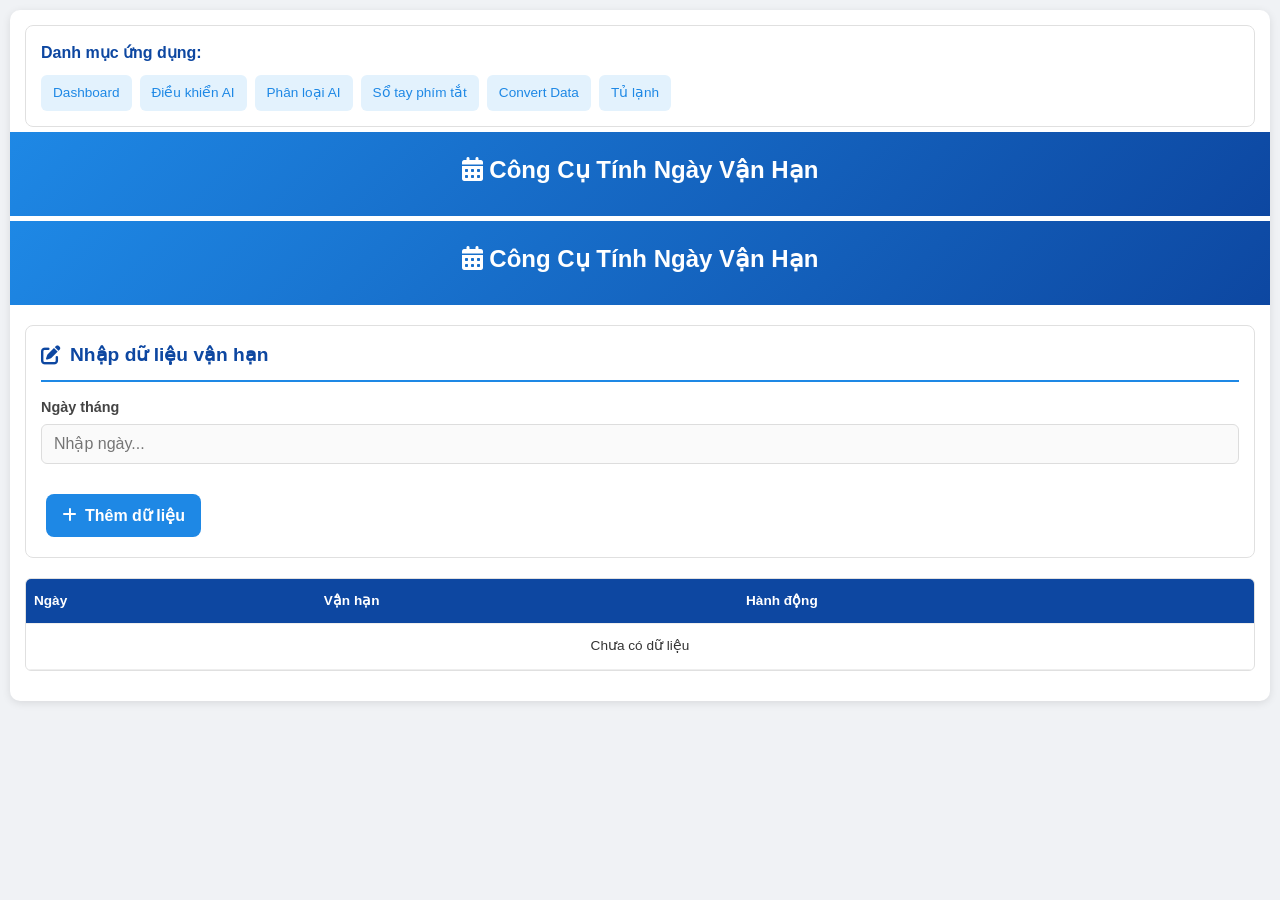
<file: index.html>
<!DOCTYPE html>
<html lang="vi">
<head>
    <meta charset="UTF-8">
    <meta name="viewport" content="width=device-width, initial-scale=1.0, maximum-scale=1.0, user-scalable=no">
    <title>Công Cụ Tra Cứu Ngày Vận Hạn</title>
    
    <link rel="stylesheet" href="https://cdnjs.cloudflare.com/ajax/libs/font-awesome/6.4.0/css/all.min.css">
    
    <style>
        /* CSS TỐI ƯU CHO ĐIỆN THOẠI */
        * { margin: 0; padding: 0; box-sizing: border-box; -webkit-tap-highlight-color: transparent; }
        html, body { width: 100%; height: 100%; overflow-x: hidden; }
        body { font-family: -apple-system, BlinkMacSystemFont, 'Segoe UI', Roboto, sans-serif; font-size: 15px; line-height: 1.5; color: #333; background: #f0f2f5; padding: 10px; }
        
        .container { width: 100%; max-width: 100%; margin: 0 auto; background: white; border-radius: 10px; overflow: hidden; padding: 15px; box-shadow: 0 2px 8px rgba(0,0,0,0.1); }
        
        /* Menu Điều Hướng Mới */
        .nav-menu { margin-bottom: 20px; padding: 15px; background: #fff; border: 1px solid #e0e0e0; border-radius: 8px; }
        .nav-menu h3 { margin-bottom: 10px; color: #0d47a1; font-size: 1rem; }
        .nav-list { list-style: none; display: flex; flex-wrap: wrap; gap: 8px; }
        .nav-list li a { text-decoration: none; padding: 8px 12px; background: #e3f2fd; border-radius: 6px; color: #1e88e5; font-size: 0.85rem; font-weight: 500; display: block; }
        .nav-list li a:hover { background: #1e88e5; color: white; }

        /* Header */
        header { text-align: center; margin: -15px -15px 20px -15px; padding: 20px 15px; background: linear-gradient(135deg, #1e88e5, #0d47a1); color: white; }
        header h1 { font-size: 1.5rem; font-weight: 600; margin-bottom: 8px; }
        
        /* Các phần còn lại giữ nguyên như mã cũ của bạn */
        .form-section { background: white; border-radius: 8px; padding: 15px; margin-bottom: 20px; border: 1px solid #e0e0e0; }
        .section-title { font-size: 1.2rem; color: #0d47a1; margin-bottom: 15px; padding-bottom: 10px; border-bottom: 2px solid #1e88e5; display: flex; align-items: center; gap: 10px; }
        .form-grid { display: grid; grid-template-columns: repeat(auto-fit, minmax(250px, 1fr)); gap: 12px; margin-bottom: 15px; }
        .form-group { margin-bottom: 10px; }
        .form-group label { display: block; font-size: 0.9rem; font-weight: 600; color: #444; margin-bottom: 5px; display: flex; align-items: center; gap: 5px; }
        .form-control { width: 100%; padding: 10px 12px; font-size: 1rem; border: 1px solid #ddd; border-radius: 6px; background: #fafafa; }
        .btn-copy { background: #1e88e5; color: white; border: none; border-radius: 6px; padding: 10px 12px; cursor: pointer; }
        .btn { padding: 12px 16px; font-size: 1rem; font-weight: 600; border: none; border-radius: 8px; cursor: pointer; display: inline-flex; align-items: center; gap: 8px; margin: 5px; }
        .btn-primary { background: #1e88e5; color: white; }
        .btn-success { background: #4caf50; color: white; }
        .btn-warning { background: #ff9800; color: white; }
        .btn-danger { background: #f44336; color: white; }
        .table-responsive { width: 100%; overflow-x: auto; margin: 15px 0; border: 1px solid #e0e0e0; border-radius: 6px; }
        .data-table { width: 100%; min-width: 1000px; border-collapse: collapse; font-size: 0.85rem; }
        .data-table thead { background: #0d47a1; color: white; }
        .data-table th, .data-table td { padding: 12px 8px; border-bottom: 1px solid #eee; text-align: left; }
    </style>
</head>
<body>
    <div class="container">
        <div class="nav-menu">
            <h3>Danh mục ứng dụng:</h3>
            <ul class="nav-list">
                <li><a href="Dashboard.html">Dashboard</a></li>
                <li><a href="Dieu_Khien_AI.html">Điều khiển AI</a></li>
                <li><a href="Phan_Loai_AI.html">Phân loại AI</a></li>
                <li><a href="SO_TAY_PHIM_TAT.html">Sổ tay phím tắt</a></li>
                <li><a href="convertData.html">Convert Data</a></li>
                <li><a href="tu_lanh.html">Tủ lạnh</a></li>
            </ul>
        </div>

        <header>
            <h1><i class="fas fa-calendar-alt"></i> Công Cụ Tính Ngày Vận Hạn</h1>
        </header>
        <header>
            <h1><i class="fas fa-calendar-alt"></i> Công Cụ Tính Ngày Vận Hạn</h1>
        </header>

        <div class="form-section">
            <h2 class="section-title"><i class="fas fa-edit"></i> Nhập dữ liệu vận hạn</h2>
            <div class="form-grid">
                <div class="form-group">
                    <label>Ngày tháng</label>
                    <input type="text" class="form-control" placeholder="Nhập ngày...">
                </div>
            </div>
            <button class="btn btn-primary"><i class="fas fa-plus"></i> Thêm dữ liệu</button>
        </div>

        <div class="table-responsive">
            <table class="data-table">
                <thead>
                    <tr>
                        <th>Ngày</th>
                        <th>Vận hạn</th>
                        <th>Hành động</th>
                    </tr>
                </thead>
                <tbody>
                    <tr>
                        <td colspan="3" style="text-align:center;">Chưa có dữ liệu</td>
                    </tr>
                </tbody>
            </table>
        </div>
        </div> </body>
</html>

        </div>
</body>
</html>
</file>
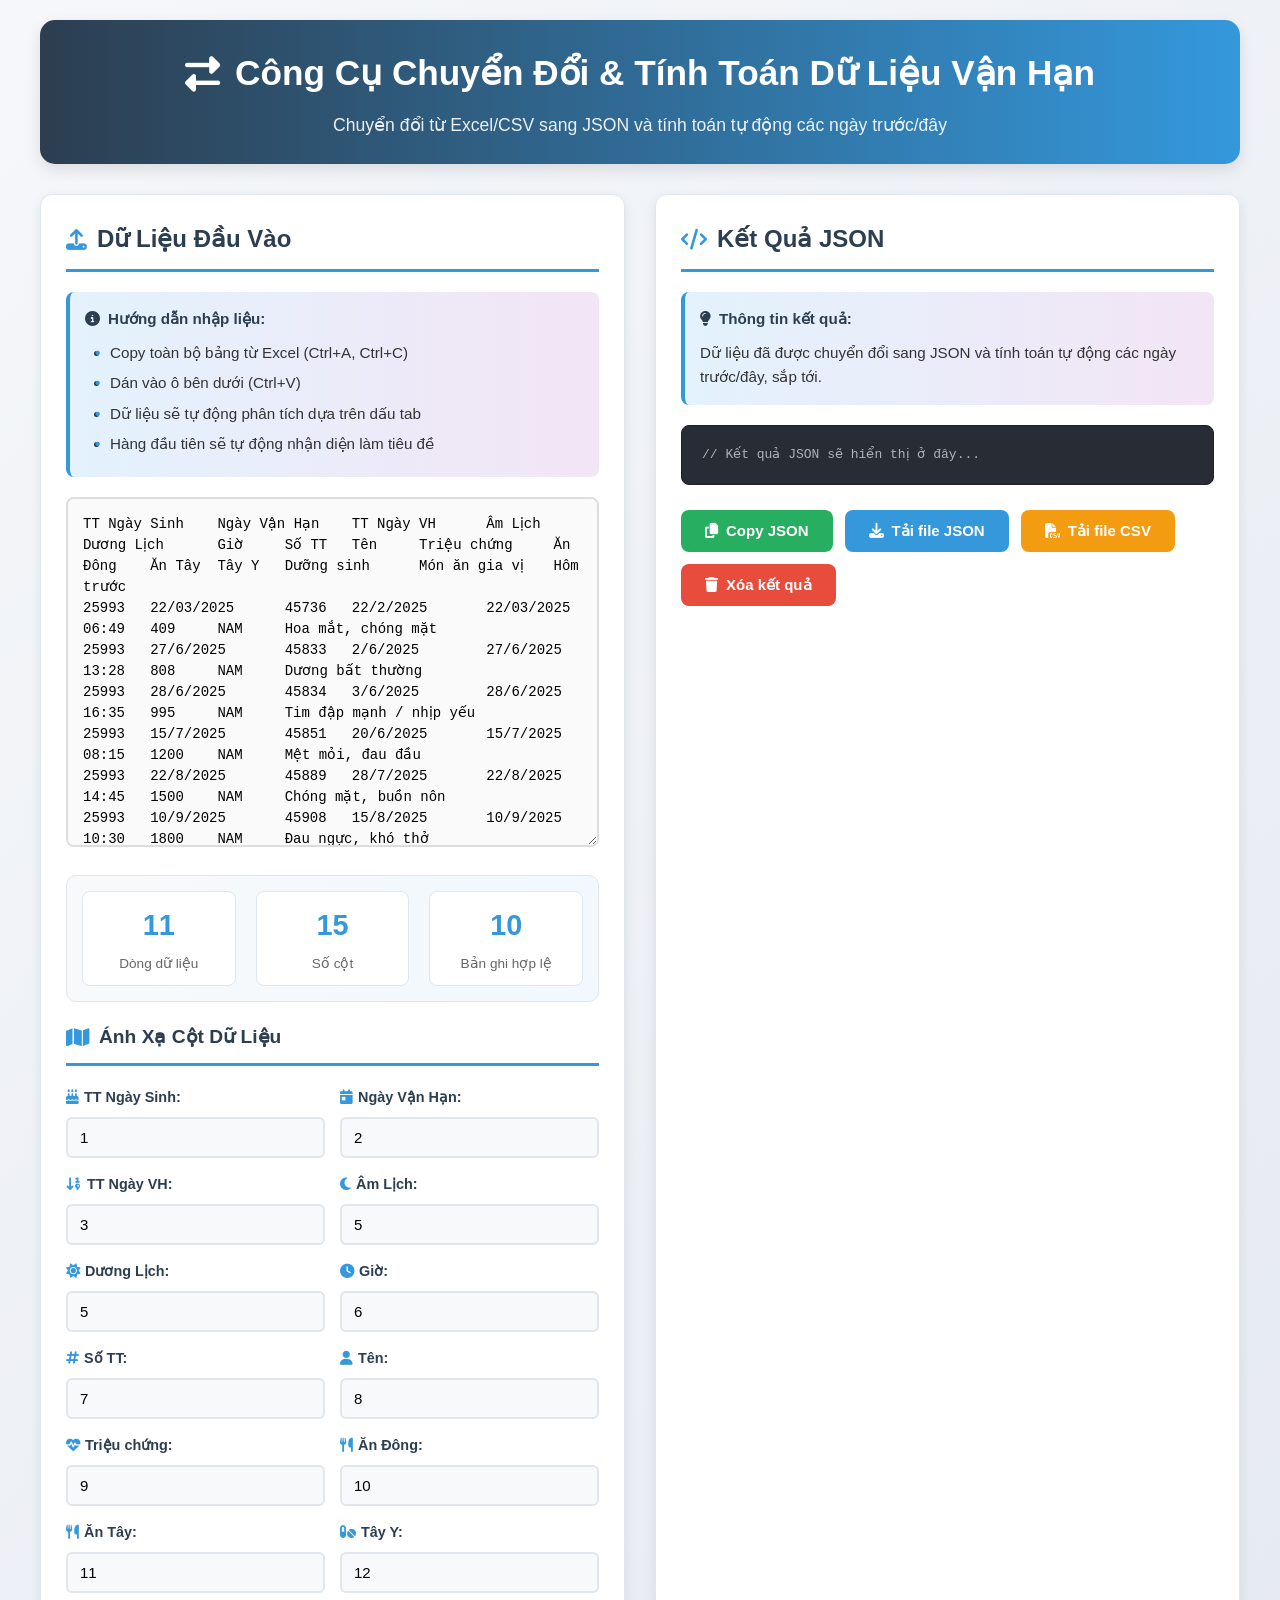
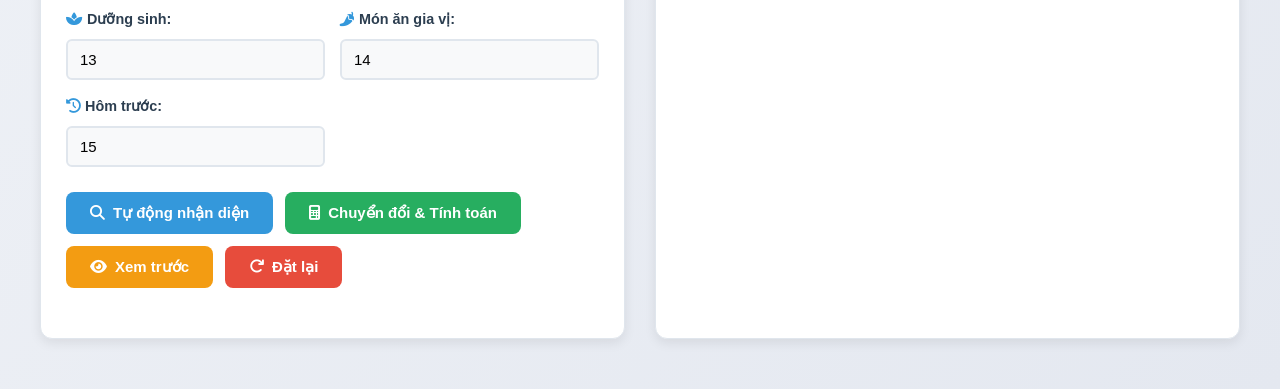
<file: convertData.html>
<!DOCTYPE html>
<html lang="vi">
<head>
    <meta charset="UTF-8">
    <meta name="viewport" content="width=device-width, initial-scale=1.0">
    <title>Công Cụ Chuyển Đổi & Tính Toán Dữ Liệu Vận Hạn</title>
    <style>
        :root {
            --primary-color: #2c3e50;
            --secondary-color: #3498db;
            --success-color: #27ae60;
            --danger-color: #e74c3c;
            --warning-color: #f39c12;
            --info-color: #2980b9;
        }
        
        * {
            margin: 0;
            padding: 0;
            box-sizing: border-box;
        }
        
        body {
            font-family: 'Segoe UI', Tahoma, Geneva, Verdana, sans-serif;
            line-height: 1.6;
            color: #333;
            background: linear-gradient(135deg, #f5f7fa 0%, #e4e8f0 100%);
            padding: 20px;
            min-height: 100vh;
        }
        
        .container {
            max-width: 1200px;
            margin: 0 auto;
        }
        
        header {
            text-align: center;
            margin-bottom: 30px;
            padding: 25px;
            background: linear-gradient(to right, var(--primary-color), var(--secondary-color));
            color: white;
            border-radius: 15px;
            box-shadow: 0 6px 15px rgba(0, 0, 0, 0.1);
        }
        
        h1 {
            font-size: 2.2rem;
            margin-bottom: 10px;
            display: flex;
            align-items: center;
            justify-content: center;
            gap: 15px;
        }
        
        .subtitle {
            font-size: 1.1rem;
            opacity: 0.9;
            margin-top: 10px;
        }
        
        .main-wrapper {
            display: grid;
            grid-template-columns: 1fr 1fr;
            gap: 30px;
            margin-bottom: 30px;
        }
        
        @media (max-width: 992px) {
            .main-wrapper {
                grid-template-columns: 1fr;
            }
        }
        
        .panel {
            background: white;
            border-radius: 12px;
            padding: 25px;
            box-shadow: 0 4px 12px rgba(0, 0, 0, 0.08);
            border: 1px solid #e0e6ed;
        }
        
        .panel-title {
            color: var(--primary-color);
            margin-bottom: 20px;
            padding-bottom: 10px;
            border-bottom: 3px solid var(--secondary-color);
            font-size: 1.5rem;
            display: flex;
            align-items: center;
            gap: 10px;
        }
        
        .panel-title i {
            color: var(--secondary-color);
            font-size: 1.3rem;
        }
        
        textarea {
            width: 100%;
            min-height: 350px;
            padding: 15px;
            border: 2px solid #ddd;
            border-radius: 8px;
            font-family: 'Consolas', 'Monaco', 'Courier New', monospace;
            font-size: 14px;
            line-height: 1.5;
            resize: vertical;
            transition: all 0.3s;
            background: #fafafa;
        }
        
        textarea:focus {
            outline: none;
            border-color: var(--secondary-color);
            box-shadow: 0 0 0 3px rgba(52, 152, 219, 0.1);
            background: white;
        }
        
        .info-box {
            background: linear-gradient(to right, #e3f2fd, #f3e5f5);
            border-left: 4px solid var(--secondary-color);
            border-radius: 8px;
            padding: 15px;
            margin: 20px 0;
            font-size: 0.95rem;
        }
        
        .info-box strong {
            color: var(--primary-color);
            display: flex;
            align-items: center;
            gap: 8px;
            margin-bottom: 10px;
        }
        
        .info-box ul {
            margin-left: 25px;
            margin-top: 10px;
        }
        
        .info-box li {
            margin-bottom: 6px;
            position: relative;
        }
        
        .info-box li:before {
            content: "•";
            color: var(--secondary-color);
            font-weight: bold;
            position: absolute;
            left: -15px;
        }
        
        .column-mapping {
            display: grid;
            grid-template-columns: repeat(auto-fill, minmax(180px, 1fr));
            gap: 15px;
            margin: 20px 0;
        }
        
        .column-input {
            display: flex;
            flex-direction: column;
            gap: 8px;
        }
        
        .column-input label {
            font-weight: 600;
            color: var(--primary-color);
            font-size: 0.9rem;
            display: flex;
            align-items: center;
            gap: 5px;
        }
        
        .column-input label i {
            color: var(--secondary-color);
            font-size: 0.9rem;
        }
        
        .column-input input {
            padding: 10px 12px;
            border: 2px solid #e0e6ed;
            border-radius: 6px;
            font-size: 15px;
            transition: all 0.3s;
            background: #f8f9fa;
        }
        
        .column-input input:focus {
            border-color: var(--secondary-color);
            outline: none;
            box-shadow: 0 0 0 2px rgba(52, 152, 219, 0.1);
            background: white;
        }
        
        .button-group {
            display: flex;
            flex-wrap: wrap;
            gap: 12px;
            margin: 25px 0;
        }
        
        .btn {
            padding: 12px 24px;
            border: none;
            border-radius: 8px;
            font-size: 15px;
            font-weight: 600;
            cursor: pointer;
            transition: all 0.3s;
            display: inline-flex;
            align-items: center;
            gap: 8px;
            text-decoration: none;
        }
        
        .btn-primary {
            background: var(--secondary-color);
            color: white;
        }
        
        .btn-primary:hover {
            background: #2980b9;
            transform: translateY(-2px);
            box-shadow: 0 4px 12px rgba(52, 152, 219, 0.3);
        }
        
        .btn-success {
            background: var(--success-color);
            color: white;
        }
        
        .btn-success:hover {
            background: #219653;
            transform: translateY(-2px);
            box-shadow: 0 4px 12px rgba(39, 174, 96, 0.3);
        }
        
        .btn-warning {
            background: var(--warning-color);
            color: white;
        }
        
        .btn-warning:hover {
            background: #e67e22;
            transform: translateY(-2px);
            box-shadow: 0 4px 12px rgba(243, 156, 18, 0.3);
        }
        
        .btn-danger {
            background: var(--danger-color);
            color: white;
        }
        
        .btn-danger:hover {
            background: #c0392b;
            transform: translateY(-2px);
            box-shadow: 0 4px 12px rgba(231, 76, 60, 0.3);
        }
        
        .stats-bar {
            display: flex;
            gap: 20px;
            margin: 20px 0;
            padding: 15px;
            background: linear-gradient(to right, #f8f9fa, #f1f8ff);
            border-radius: 10px;
            border: 1px solid #e0e6ed;
        }
        
        .stat-item {
            flex: 1;
            text-align: center;
            padding: 10px;
            background: white;
            border-radius: 8px;
            border: 1px solid #e0e6ed;
        }
        
        .stat-value {
            font-size: 1.8rem;
            font-weight: bold;
            color: var(--secondary-color);
            margin-bottom: 5px;
        }
        
        .stat-label {
            font-size: 0.85rem;
            color: #666;
            font-weight: 500;
        }
        
        .result-section {
            margin-top: 30px;
        }
        
        .json-output {
            background: #282c34;
            color: #abb2bf;
            border-radius: 8px;
            padding: 20px;
            margin: 15px 0;
            overflow-x: auto;
            font-family: 'Consolas', 'Monaco', 'Courier New', monospace;
            font-size: 13px;
            line-height: 1.4;
            max-height: 400px;
            border: 1px solid #1c1f26;
        }
        
        .preview-table {
            overflow-x: auto;
            margin: 20px 0;
            border: 1px solid #e0e6ed;
            border-radius: 8px;
        }
        
        .preview-table table {
            width: 100%;
            border-collapse: collapse;
            font-size: 13px;
        }
        
        .preview-table th {
            background: var(--primary-color);
            color: white;
            padding: 12px 8px;
            text-align: left;
            font-weight: 600;
            white-space: nowrap;
            border-right: 1px solid rgba(255,255,255,0.1);
        }
        
        .preview-table td {
            padding: 10px 8px;
            border-bottom: 1px solid #eee;
            border-right: 1px solid #eee;
        }
        
        .preview-table tr:nth-child(even) {
            background-color: #f9f9f9;
        }
        
        .preview-table tr:hover {
            background-color: #f0f7ff;
        }
        
        .notification {
            position: fixed;
            bottom: 20px;
            right: 20px;
            padding: 15px 20px;
            border-radius: 8px;
            color: white;
            box-shadow: 0 4px 15px rgba(0,0,0,0.2);
            animation: slideIn 0.3s ease;
            display: none;
            z-index: 1000;
            max-width: 400px;
        }
        
        @keyframes slideIn {
            from { transform: translateX(100%); opacity: 0; }
            to { transform: translateX(0); opacity: 1; }
        }
        
        @keyframes slideOut {
            from { transform: translateX(0); opacity: 1; }
            to { transform: translateX(100%); opacity: 0; }
        }
        
        .notification-success {
            background: var(--success-color);
            border-left: 4px solid #1e7e34;
        }
        
        .notification-error {
            background: var(--danger-color);
            border-left: 4px solid #b71c1c;
        }
        
        .notification-warning {
            background: var(--warning-color);
            border-left: 4px solid #e65100;
        }
        
        .formatted-data {
            background: #f8f9fa;
            border-radius: 8px;
            padding: 15px;
            margin: 15px 0;
            border: 1px solid #e0e6ed;
        }
        
        .formatted-data h4 {
            color: var(--primary-color);
            margin-bottom: 10px;
            display: flex;
            align-items: center;
            gap: 8px;
        }
        
        @media (max-width: 768px) {
            body {
                padding: 10px;
            }
            
            .panel {
                padding: 20px;
            }
            
            .column-mapping {
                grid-template-columns: repeat(auto-fill, minmax(150px, 1fr));
            }
            
            .button-group {
                flex-direction: column;
            }
            
            .btn {
                width: 100%;
                justify-content: center;
            }
            
            .stats-bar {
                flex-direction: column;
                gap: 10px;
            }
            
            .notification {
                left: 10px;
                right: 10px;
                max-width: none;
            }
        }
        
        .toggle-btn {
            background: #6c757d;
            color: white;
            border: none;
            border-radius: 6px;
            padding: 8px 16px;
            cursor: pointer;
            font-size: 13px;
            margin-left: 10px;
        }
        
        .toggle-btn:hover {
            background: #5a6268;
        }
        
        .calculation-info {
            background: linear-gradient(to right, #e8f5e9, #f1f8e9);
            border-left: 4px solid #4caf50;
            border-radius: 8px;
            padding: 15px;
            margin: 20px 0;
        }
        
        .calculation-info h4 {
            color: #2e7d32;
            margin-bottom: 10px;
            display: flex;
            align-items: center;
            gap: 8px;
        }
    </style>
    <link rel="stylesheet" href="https://cdnjs.cloudflare.com/ajax/libs/font-awesome/6.4.0/css/all.min.css">
</head>
<body>
    <div class="container">
        <header>
            <h1><i class="fas fa-exchange-alt"></i> Công Cụ Chuyển Đổi & Tính Toán Dữ Liệu Vận Hạn</h1>
            <p class="subtitle">Chuyển đổi từ Excel/CSV sang JSON và tính toán tự động các ngày trước/đây</p>
        </header>
        
        <div class="main-wrapper">
            <!-- Bên trái: Input và mapping -->
            <div class="panel">
                <h2 class="panel-title"><i class="fas fa-upload"></i> Dữ Liệu Đầu Vào</h2>
                
                <div class="info-box">
                    <strong><i class="fas fa-info-circle"></i> Hướng dẫn nhập liệu:</strong>
                    <ul>
                        <li>Copy toàn bộ bảng từ Excel (Ctrl+A, Ctrl+C)</li>
                        <li>Dán vào ô bên dưới (Ctrl+V)</li>
                        <li>Dữ liệu sẽ tự động phân tích dựa trên dấu tab</li>
                        <li>Hàng đầu tiên sẽ tự động nhận diện làm tiêu đề</li>
                    </ul>
                </div>
                
                <textarea id="inputData" placeholder="Dán dữ liệu bảng tại đây... (Định dạng tab-delimited)">
TT Ngày Sinh	Ngày Vận Hạn	TT Ngày VH	Âm Lịch	Dương Lịch	Giờ	Số TT	Tên	Triệu chứng	Ăn Đông	Ăn Tây	Tây Y	Dưỡng sinh	Món ăn gia vị	Hôm trước
25993	22/03/2025	45736	22/2/2025	22/03/2025	06:49	409	NAM	Hoa mắt, chóng mặt						
25993	27/6/2025	45833	2/6/2025	27/6/2025	13:28	808	NAM	Dương bất thường						
25993	28/6/2025	45834	3/6/2025	28/6/2025	16:35	995	NAM	Tim đập mạnh / nhịp yếu						
25993	15/7/2025	45851	20/6/2025	15/7/2025	08:15	1200	NAM	Mệt mỏi, đau đầu						
25993	22/8/2025	45889	28/7/2025	22/8/2025	14:45	1500	NAM	Chóng mặt, buồn nôn						
25993	10/9/2025	45908	15/8/2025	10/9/2025	10:30	1800	NAM	Đau ngực, khó thở						
25993	25/10/2025	45953	1/10/2025	25/10/2025	09:20	2100	NAM	Sốt, ho						
25993	15/11/2025	45974	22/10/2025	15/11/2025	16:10	2400	NAM	Đau bụng, tiêu chảy						
25993	05/12/2025	45994	12/11/2025	05/12/2025	11:55	2700	NAM	Mất ngủ, lo âu						
25993	25/12/2025	46014	2/12/2025	25/12/2025	13:40	3000	NAM	Đau lưng, mỏi vai gáy						
                </textarea>
                
                <div class="stats-bar" id="inputStats">
                    <div class="stat-item">
                        <div class="stat-value" id="rowCount">0</div>
                        <div class="stat-label">Dòng dữ liệu</div>
                    </div>
                    <div class="stat-item">
                        <div class="stat-value" id="colCount">0</div>
                        <div class="stat-label">Số cột</div>
                    </div>
                    <div class="stat-item">
                        <div class="stat-value" id="dataCount">0</div>
                        <div class="stat-label">Bản ghi hợp lệ</div>
                    </div>
                </div>
                
                <h3 class="panel-title" style="font-size: 1.2rem; margin-top: 20px;">
                    <i class="fas fa-map"></i> Ánh Xạ Cột Dữ Liệu
                </h3>
                
                <div class="column-mapping">
                    <div class="column-input">
                        <label for="colBirth"><i class="fas fa-birthday-cake"></i> TT Ngày Sinh:</label>
                        <input type="number" id="colBirth" value="1" min="1" max="50">
                    </div>
                    
                    <div class="column-input">
                        <label for="colEvent"><i class="fas fa-calendar-day"></i> Ngày Vận Hạn:</label>
                        <input type="number" id="colEvent" value="2" min="1" max="50">
                    </div>
                    
                    <div class="column-input">
                        <label for="colTTVH"><i class="fas fa-sort-numeric-down"></i> TT Ngày VH:</label>
                        <input type="number" id="colTTVH" value="3" min="1" max="50">
                    </div>
                    
                    <div class="column-input">
                        <label for="colLunar"><i class="fas fa-moon"></i> Âm Lịch:</label>
                        <input type="number" id="colLunar" value="4" min="1" max="50">
                    </div>
                    
                    <div class="column-input">
                        <label for="colSolar"><i class="fas fa-sun"></i> Dương Lịch:</label>
                        <input type="number" id="colSolar" value="5" min="1" max="50">
                    </div>
                    
                    <div class="column-input">
                        <label for="colTime"><i class="fas fa-clock"></i> Giờ:</label>
                        <input type="number" id="colTime" value="6" min="1" max="50">
                    </div>
                    
                    <div class="column-input">
                        <label for="colSeq"><i class="fas fa-hashtag"></i> Số TT:</label>
                        <input type="number" id="colSeq" value="7" min="1" max="50">
                    </div>
                    
                    <div class="column-input">
                        <label for="colName"><i class="fas fa-user"></i> Tên:</label>
                        <input type="number" id="colName" value="8" min="1" max="50">
                    </div>
                    
                    <div class="column-input">
                        <label for="colSymptom"><i class="fas fa-heartbeat"></i> Triệu chứng:</label>
                        <input type="number" id="colSymptom" value="9" min="1" max="50">
                    </div>
                    
                    <div class="column-input">
                        <label for="colEatEast"><i class="fas fa-utensils"></i> Ăn Đông:</label>
                        <input type="number" id="colEatEast" value="10" min="1" max="50">
                    </div>
                    
                    <div class="column-input">
                        <label for="colEatWest"><i class="fas fa-utensils"></i> Ăn Tây:</label>
                        <input type="number" id="colEatWest" value="11" min="1" max="50">
                    </div>
                    
                    <div class="column-input">
                        <label for="colWestern"><i class="fas fa-pills"></i> Tây Y:</label>
                        <input type="number" id="colWestern" value="12" min="1" max="50">
                    </div>
                    
                    <div class="column-input">
                        <label for="colHealth"><i class="fas fa-spa"></i> Dưỡng sinh:</label>
                        <input type="number" id="colHealth" value="13" min="1" max="50">
                    </div>
                    
                    <div class="column-input">
                        <label for="colFood"><i class="fas fa-pepper-hot"></i> Món ăn gia vị:</label>
                        <input type="number" id="colFood" value="14" min="1" max="50">
                    </div>
                    
                    <div class="column-input">
                        <label for="colPrevious"><i class="fas fa-history"></i> Hôm trước:</label>
                        <input type="number" id="colPrevious" value="15" min="1" max="50">
                    </div>
                </div>
                
                <div class="button-group">
                    <button class="btn btn-primary" onclick="detectColumns()">
                        <i class="fas fa-search"></i> Tự động nhận diện
                    </button>
                    <button class="btn btn-success" onclick="convertAndCalculate()">
                        <i class="fas fa-calculator"></i> Chuyển đổi & Tính toán
                    </button>
                    <button class="btn btn-warning" onclick="showPreview()">
                        <i class="fas fa-eye"></i> Xem trước
                    </button>
                    <button class="btn btn-danger" onclick="resetForm()">
                        <i class="fas fa-redo"></i> Đặt lại
                    </button>
                </div>
            </div>
            
            <!-- Bên phải: Output và kết quả -->
            <div class="panel">
                <h2 class="panel-title"><i class="fas fa-code"></i> Kết Quả JSON</h2>
                
                <div class="info-box">
                    <strong><i class="fas fa-lightbulb"></i> Thông tin kết quả:</strong>
                    <p>Dữ liệu đã được chuyển đổi sang JSON và tính toán tự động các ngày trước/đây, sắp tới.</p>
                </div>
                
                <div class="stats-bar" id="outputStats" style="display: none;">
                    <div class="stat-item">
                        <div class="stat-value" id="jsonCount">0</div>
                        <div class="stat-label">Bản ghi JSON</div>
                    </div>
                    <div class="stat-item">
                        <div class="stat-value" id="jsonSize">0 KB</div>
                        <div class="stat-label">Kích thước</div>
                    </div>
                    <div class="stat-item">
                        <div class="stat-value" id="calcCount">0</div>
                        <div class="stat-label">Đã tính toán</div>
                    </div>
                </div>
                
                <div class="json-output" id="jsonOutput">
                    // Kết quả JSON sẽ hiển thị ở đây...
                </div>
                
                <div class="button-group">
                    <button class="btn btn-success" onclick="copyJSON()">
                        <i class="fas fa-copy"></i> Copy JSON
                    </button>
                    <button class="btn btn-primary" onclick="downloadJSON()">
                        <i class="fas fa-download"></i> Tải file JSON
                    </button>
                    <button class="btn btn-warning" onclick="downloadCSV()">
                        <i class="fas fa-file-csv"></i> Tải file CSV
                    </button>
                    <button class="btn btn-danger" onclick="clearOutput()">
                        <i class="fas fa-trash"></i> Xóa kết quả
                    </button>
                </div>
                
                <div class="formatted-data" id="formattedData" style="display: none;">
                    <h4><i class="fas fa-table"></i> Dữ liệu đã định dạng:</h4>
                    <div id="formattedTable"></div>
                </div>
                
                <div class="calculation-info" id="calculationInfo" style="display: none;">
                    <h4><i class="fas fa-calculator"></i> Thông tin tính toán:</h4>
                    <p id="calcDetails">Đang tính toán dữ liệu...</p>
                </div>
            </div>
        </div>
        
        <!-- Preview section -->
        <div class="panel" id="previewPanel" style="display: none;">
            <h2 class="panel-title"><i class="fas fa-table"></i> Xem Trước Dữ Liệu</h2>
            <div class="preview-table" id="previewTable"></div>
        </div>
        
        <!-- Notification -->
        <div class="notification" id="notification">
            <span id="notificationMessage"></span>
        </div>
    </div>

    <script>
        // Biến toàn cục
        let convertedData = [];
        let calculationResults = [];
        
        // Khởi tạo
        document.addEventListener('DOMContentLoaded', function() {
            updateInputStats();
            
            // Auto update stats khi input thay đổi
            document.getElementById('inputData').addEventListener('input', function() {
                updateInputStats();
                autoDetectColumns();
            });
            
            // Load dữ liệu mẫu
            loadSampleData();
        });
        
        function loadSampleData() {
            // Dữ liệu mẫu đã có sẵn trong textarea
            updateInputStats();
            autoDetectColumns();
        }
        
        function updateInputStats() {
            const input = document.getElementById('inputData').value.trim();
            const lines = input.split('\n').filter(line => line.trim());
            
            const rowCount = lines.length;
            let colCount = 0;
            let dataCount = 0;
            
            if (lines.length > 0) {
                // Đếm số cột từ dòng đầu tiên
                colCount = lines[0].split('\t').length;
                
                // Đếm số dòng dữ liệu (bỏ qua header nếu có)
                const hasHeader = isHeaderRow(lines[0]);
                dataCount = hasHeader ? lines.length - 1 : lines.length;
            }
            
            document.getElementById('rowCount').textContent = rowCount;
            document.getElementById('colCount').textContent = colCount;
            document.getElementById('dataCount').textContent = dataCount;
        }
        
        function autoDetectColumns() {
            const input = document.getElementById('inputData').value;
            const lines = input.split('\n').filter(line => line.trim());
            
            if (lines.length === 0) return;
            
            const firstLine = lines[0];
            const columns = firstLine.split('\t');
            
            // Kiểm tra xem dòng đầu có phải header không
            if (!isHeaderRow(firstLine)) {
                showNotification('Dữ liệu không có tiêu đề rõ ràng. Vui lòng kiểm tra lại.', 'warning');
                return;
            }
            
            // Map các cột dựa trên nội dung tiêu đề
            columns.forEach((col, index) => {
                const colText = col.toLowerCase().trim();
                const colIndex = index + 1;
                
                if (colText.includes('tt') && colText.includes('sinh')) {
                    document.getElementById('colBirth').value = colIndex;
                }
                else if (colText.includes('vận') || colText.includes('hạn')) {
                    document.getElementById('colEvent').value = colIndex;
                }
                else if (colText.includes('tt') && colText.includes('vh')) {
                    document.getElementById('colTTVH').value = colIndex;
                }
                else if (colText.includes('âm') || colText.includes('lịch')) {
                    document.getElementById('colLunar').value = colIndex;
                }
                else if (colText.includes('dương') || colText.includes('dương lịch')) {
                    document.getElementById('colSolar').value = colIndex;
                }
                else if (colText.includes('giờ')) {
                    document.getElementById('colTime').value = colIndex;
                }
                else if (colText.includes('số') && colText.includes('tt')) {
                    document.getElementById('colSeq').value = colIndex;
                }
                else if (colText.includes('tên')) {
                    document.getElementById('colName').value = colIndex;
                }
                else if (colText.includes('triệu') || colText.includes('chứng')) {
                    document.getElementById('colSymptom').value = colIndex;
                }
                else if (colText.includes('ăn') && colText.includes('đông')) {
                    document.getElementById('colEatEast').value = colIndex;
                }
                else if (colText.includes('ăn') && colText.includes('tây')) {
                    document.getElementById('colEatWest').value = colIndex;
                }
                else if (colText.includes('tây y')) {
                    document.getElementById('colWestern').value = colIndex;
                }
                else if (colText.includes('dưỡng') || colText.includes('sinh')) {
                    document.getElementById('colHealth').value = colIndex;
                }
                else if (colText.includes('món') || colText.includes('gia vị')) {
                    document.getElementById('colFood').value = colIndex;
                }
                else if (colText.includes('hôm') || colText.includes('trước')) {
                    document.getElementById('colPrevious').value = colIndex;
                }
            });
        }
        
        function detectColumns() {
            autoDetectColumns();
            showNotification('Đã tự động nhận diện các cột dữ liệu!', 'success');
        }
        
        function isHeaderRow(line) {
            const columns = line.split('\t');
            if (columns.length === 0) return false;
            
            const firstCol = columns[0].toLowerCase();
            const secondCol = columns[1] ? columns[1].toLowerCase() : '';
            
            // Kiểm tra các từ khóa thường gặp trong header
            const headerKeywords = [
                'stt', 'tt', 'ngày', 'tên', 'giờ', 'số',
                'birth', 'date', 'name', 'time', 'sequence',
                'triệu', 'chứng', 'âm', 'lịch', 'dương'
            ];
            
            return headerKeywords.some(keyword => 
                firstCol.includes(keyword) || secondCol.includes(keyword)
            );
        }
        
        function convertAndCalculate() {
            const input = document.getElementById('inputData').value.trim();
            if (!input) {
                showNotification('Vui lòng nhập dữ liệu trước!', 'error');
                return;
            }
            
            // Lấy cấu hình mapping
            const mapping = {
                birth: parseInt(document.getElementById('colBirth').value) - 1,
                event: parseInt(document.getElementById('colEvent').value) - 1,
                ttvh: parseInt(document.getElementById('colTTVH').value) - 1,
                lunar: parseInt(document.getElementById('colLunar').value) - 1,
                solar: parseInt(document.getElementById('colSolar').value) - 1,
                time: parseInt(document.getElementById('colTime').value) - 1,
                seq: parseInt(document.getElementById('colSeq').value) - 1,
                name: parseInt(document.getElementById('colName').value) - 1,
                symptom: parseInt(document.getElementById('colSymptom').value) - 1,
                eatEast: parseInt(document.getElementById('colEatEast').value) - 1,
                eatWest: parseInt(document.getElementById('colEatWest').value) - 1,
                western: parseInt(document.getElementById('colWestern').value) - 1,
                health: parseInt(document.getElementById('colHealth').value) - 1,
                food: parseInt(document.getElementById('colFood').value) - 1,
                previous: parseInt(document.getElementById('colPrevious').value) - 1
            };
            
            // Parse dữ liệu
            const lines = input.split('\n').filter(line => line.trim());
            const hasHeader = isHeaderRow(lines[0]);
            const startIndex = hasHeader ? 1 : 0;
            
            convertedData = [];
            calculationResults = [];
            
            let validCount = 0;
            let errorCount = 0;
            
            for (let i = startIndex; i < lines.length; i++) {
                const line = lines[i].trim();
                if (!line) continue;
                
                const columns = line.split('\t');
                
                try {
                    const item = {
                        id: i + 1,
                        ttNgaySinh: getColumnValue(columns, mapping.birth),
                        ngayVanHan: getColumnValue(columns, mapping.event),
                        ttNgayVH: getColumnValue(columns, mapping.ttvh),
                        amLich: getColumnValue(columns, mapping.lunar),
                        duongLich: getColumnValue(columns, mapping.solar),
                        gio: getColumnValue(columns, mapping.time),
                        soTT: parseInt(getColumnValue(columns, mapping.seq)) || 0,
                        ten: getColumnValue(columns, mapping.name),
                        trieuChung: getColumnValue(columns, mapping.symptom),
                        anDong: getColumnValue(columns, mapping.eatEast),
                        anTay: getColumnValue(columns, mapping.eatWest),
                        tayY: getColumnValue(columns, mapping.western),
                        duongSinh: getColumnValue(columns, mapping.health),
                        monAnGiaVi: getColumnValue(columns, mapping.food),
                        homTruoc: getColumnValue(columns, mapping.previous),
                        // Các trường tính toán sẽ được thêm sau
                        season: '',
                        thutuNgay: 0,
                        thutuGio: 0,
                        truocDayNgay: '',
                        truocDayGio: '',
                        sapToiNgay: '',
                        sapToiGio: '',
                        conNgay: 0,
                        conGio: 0,
                        trangThai: ''
                    };
                    
                    // Validate dữ liệu
                    if (validateData(item)) {
                        // Thêm mùa
                        item.season = getSeason(item.ngayVanHan);
                        
                        // Tính toán
                        calculateDates(item);
                        
                        convertedData.push(item);
                        calculationResults.push(item);
                        validCount++;
                    } else {
                        errorCount++;
                    }
                } catch (error) {
                    errorCount++;
                    console.error(`Lỗi ở dòng ${i + 1}:`, error);
                }
            }
            
            // Hiển thị kết quả
            displayResults(validCount, errorCount);
            
            // Cập nhật thống kê
            updateOutputStats(validCount);
            
            // Hiển thị thông tin tính toán
            showCalculationInfo(validCount);
        }
        
        function getColumnValue(columns, index) {
            return columns[index] ? columns[index].trim() : '';
        }
        
        function validateData(item) {
            // Kiểm tra các trường bắt buộc
            if (!item.ngayVanHan || !item.ten) {
                return false;
            }
            
            // Kiểm tra format ngày
            if (!isValidDate(item.ngayVanHan)) {
                return false;
            }
            
            // Kiểm tra số TT
            if (isNaN(item.soTT) || item.soTT < 0) {
                return false;
            }
            
            return true;
        }
        
        function isValidDate(dateStr) {
            // Kiểm tra format dd/mm/yyyy hoặc dd-mm-yyyy
            const regex = /^\d{1,2}[\/\-]\d{1,2}[\/\-]\d{4}$/;
            return regex.test(dateStr);
        }
        
        function getSeason(dateStr) {
            if (!dateStr) return "Xuân";
            
            try {
                const parts = dateStr.split(/[\/\-]/);
                if (parts.length !== 3) return "Xuân";
                
                const month = parseInt(parts[1]);
                if (isNaN(month)) return "Xuân";
                
                if (month >= 1 && month <= 3) return "Xuân";
                else if (month >= 4 && month <= 6) return "Hạ";
                else if (month >= 7 && month <= 9) return "Thu";
                else return "Đông";
            } catch (error) {
                return "Xuân";
            }
        }
        
        function calculateDates(item) {
            // Tính thứ tự ngày Julie (từ 01/01/1900)
            item.thutuNgay = calculateJulianDay(item.ngayVanHan);
            
            // Tính thứ tự giờ (phút từ 00:00)
            item.thutuGio = calculateMinuteOfDay(item.gio);
            
            // Tính ngày trước đây (ngày vận hạn - số TT)
            const truocDayDate = subtractDays(item.ngayVanHan, item.soTT);
            item.truocDayNgay = formatDate(truocDayDate);
            
            // Tính giờ trước đây (giờ - 2*số TT phút)
            const truocDayTime = subtractMinutes(item.gio, item.soTT * 2);
            item.truocDayGio = truocDayTime;
            
            // Tính ngày sắp tới (ngày vận hạn + số TT)
            const sapToiDate = addDays(item.ngayVanHan, item.soTT);
            item.sapToiNgay = formatDate(sapToiDate);
            
            // Tính giờ sắp tới (giờ + 2*số TT phút)
            const sapToiTime = addMinutes(item.gio, item.soTT * 2);
            item.sapToiGio = sapToiTime;
            
            // Tính số ngày còn lại từ hiện tại
            const today = new Date();
            const eventDate = parseDate(item.ngayVanHan);
            const diffTime = eventDate - today;
            const diffDays = Math.ceil(diffTime / (1000 * 60 * 60 * 24));
            
            item.conNgay = diffDays > 0 ? diffDays : 0;
            item.conGio = diffDays > 0 ? diffDays * 24 : 0;
            
            // Xác định trạng thái
            if (diffDays < 0) {
                item.trangThai = "Đã qua";
            } else if (diffDays <= 3) {
                item.trangThai = "Nguy hiểm";
            } else if (diffDays <= 7) {
                item.trangThai = "Cảnh báo";
            } else {
                item.trangThai = "An toàn";
            }
        }
        
        function calculateJulianDay(dateStr) {
            // Tính số ngày từ 01/01/1900
            const date = parseDate(dateStr);
            const baseDate = new Date(1900, 0, 1);
            const diffTime = date - baseDate;
            return Math.floor(diffTime / (1000 * 60 * 60 * 24));
        }
        
        function calculateMinuteOfDay(timeStr) {
            if (!timeStr) return 0;
            
            const parts = timeStr.split(':');
            if (parts.length !== 2) return 0;
            
            const hours = parseInt(parts[0]) || 0;
            const minutes = parseInt(parts[1]) || 0;
            
            return hours * 60 + minutes;
        }
        
        function parseDate(dateStr) {
            const parts = dateStr.split(/[\/\-]/);
            if (parts.length !== 3) return new Date();
            
            const day = parseInt(parts[0]);
            const month = parseInt(parts[1]) - 1;
            const year = parseInt(parts[2]);
            
            return new Date(year, month, day);
        }
        
        function formatDate(date) {
            if (!(date instanceof Date) || isNaN(date)) return '';
            
            const day = date.getDate().toString().padStart(2, '0');
            const month = (date.getMonth() + 1).toString().padStart(2, '0');
            const year = date.getFullYear();
            
            return `${day}/${month}/${year}`;
        }
        
        function subtractDays(dateStr, days) {
            const date = parseDate(dateStr);
            date.setDate(date.getDate() - days);
            return date;
        }
        
        function addDays(dateStr, days) {
            const date = parseDate(dateStr);
            date.setDate(date.getDate() + days);
            return date;
        }
        
        function subtractMinutes(timeStr, minutes) {
            if (!timeStr) return '';
            
            const [hours, mins] = timeStr.split(':').map(Number);
            let totalMinutes = hours * 60 + mins - minutes;
            
            // Xử lý tràn ngày
            while (totalMinutes < 0) {
                totalMinutes += 24 * 60;
            }
            
            const newHours = Math.floor(totalMinutes / 60) % 24;
            const newMinutes = totalMinutes % 60;
            
            return `${newHours.toString().padStart(2, '0')}:${newMinutes.toString().padStart(2, '0')}`;
        }
        
        function addMinutes(timeStr, minutes) {
            if (!timeStr) return '';
            
            const [hours, mins] = timeStr.split(':').map(Number);
            let totalMinutes = hours * 60 + mins + minutes;
            
            // Xử lý tràn ngày
            const newHours = Math.floor(totalMinutes / 60) % 24;
            const newMinutes = totalMinutes % 60;
            
            return `${newHours.toString().padStart(2, '0')}:${newMinutes.toString().padStart(2, '0')}`;
        }
        
        function displayResults(validCount, errorCount) {
            // Tạo JSON output
            const jsonOutput = {
                metadata: {
                    totalRecords: validCount,
                    convertedAt: new Date().toISOString(),
                    errors: errorCount,
                    calculationPerformed: true
                },
                data: convertedData
            };
            
            const jsonStr = JSON.stringify(jsonOutput, null, 2);
            document.getElementById('jsonOutput').textContent = jsonStr;
            document.getElementById('outputStats').style.display = 'flex';
            
            // Hiển thị formatted data
            showFormattedData();
            
            // Thông báo
            const message = `Đã chuyển đổi thành công ${validCount} bản ghi`;
            const details = errorCount > 0 ? ` (${errorCount} dòng lỗi)` : '';
            showNotification(message + details, 'success');
        }
        
        function updateOutputStats(recordCount) {
            const jsonStr = document.getElementById('jsonOutput').textContent;
            const sizeInKB = (new Blob([jsonStr]).size / 1024).toFixed(2);
            
            document.getElementById('jsonCount').textContent = recordCount;
            document.getElementById('jsonSize').textContent = `${sizeInKB} KB`;
            document.getElementById('calcCount').textContent = recordCount;
        }
        
        function showFormattedData() {
            if (convertedData.length === 0) return;
            
            const tableDiv = document.getElementById('formattedTable');
            let html = `
                <div style="overflow-x: auto;">
                    <table style="width: 100%; border-collapse: collapse; font-size: 12px;">
                        <thead>
                            <tr style="background-color: #2c3e50; color: white;">
                                <th style="padding: 8px; border: 1px solid #ddd;">TT</th>
                                <th style="padding: 8px; border: 1px solid #ddd;">Tên</th>
                                <th style="padding: 8px; border: 1px solid #ddd;">Ngày VH</th>
                                <th style="padding: 8px; border: 1px solid #ddd;">Giờ</th>
                                <th style="padding: 8px; border: 1px solid #ddd;">Số TT</th>
                                <th style="padding: 8px; border: 1px solid #ddd;">Trước đây</th>
                                <th style="padding: 8px; border: 1px solid #ddd;">Sắp tới</th>
                                <th style="padding: 8px; border: 1px solid #ddd;">Còn ngày</th>
                                <th style="padding: 8px; border: 1px solid #ddd;">Trạng thái</th>
                            </tr>
                        </thead>
                        <tbody>
            `;
            
            convertedData.slice(0, 10).forEach((item, index) => {
                html += `
                    <tr style="${index % 2 === 0 ? 'background-color: white;' : 'background-color: #f9f9f9;'}">
                        <td style="padding: 8px; border: 1px solid #ddd;">${item.id}</td>
                        <td style="padding: 8px; border: 1px solid #ddd;">${item.ten}</td>
                        <td style="padding: 8px; border: 1px solid #ddd;">${item.ngayVanHan}</td>
                        <td style="padding: 8px; border: 1px solid #ddd;">${item.gio}</td>
                        <td style="padding: 8px; border: 1px solid #ddd;">${item.soTT}</td>
                        <td style="padding: 8px; border: 1px solid #ddd;">${item.truocDayNgay}</td>
                        <td style="padding: 8px; border: 1px solid #ddd;">${item.sapToiNgay}</td>
                        <td style="padding: 8px; border: 1px solid #ddd;">${item.conNgay}</td>
                        <td style="padding: 8px; border: 1px solid #ddd;">${item.trangThai}</td>
                    </tr>
                `;
            });
            
            html += `
                        </tbody>
                    </table>
                </div>
            `;
            
            if (convertedData.length > 10) {
                html += `<p style="margin-top: 10px; color: #666; font-size: 12px;">Hiển thị 10/${convertedData.length} bản ghi đầu tiên</p>`;
            }
            
            tableDiv.innerHTML = html;
            document.getElementById('formattedData').style.display = 'block';
        }
        
        function showCalculationInfo(recordCount) {
            const infoDiv = document.getElementById('calculationInfo');
            const detailsP = document.getElementById('calcDetails');
            
            if (recordCount === 0) {
                infoDiv.style.display = 'none';
                return;
            }
            
            // Tính toán thống kê
            const dangerCount = convertedData.filter(item => item.trangThai === 'Nguy hiểm').length;
            const warningCount = convertedData.filter(item => item.trangThai === 'Cảnh báo').length;
            const safeCount = convertedData.filter(item => item.trangThai === 'An toàn').length;
            const passedCount = convertedData.filter(item => item.trangThai === 'Đã qua').length;
            
            const details = `
                Đã tính toán tự động cho ${recordCount} bản ghi:<br>
                • Nguy hiểm (≤3 ngày): ${dangerCount} bản ghi<br>
                • Cảnh báo (4-7 ngày): ${warningCount} bản ghi<br>
                • An toàn (>7 ngày): ${safeCount} bản ghi<br>
                • Đã qua: ${passedCount} bản ghi
            `;
            
            detailsP.innerHTML = details;
            infoDiv.style.display = 'block';
        }
        
        function showPreview() {
            const input = document.getElementById('inputData').value.trim();
            if (!input) {
                showNotification('Không có dữ liệu để xem trước!', 'error');
                return;
            }
            
            const lines = input.split('\n').filter(line => line.trim());
            const hasHeader = isHeaderRow(lines[0]);
            const startIndex = hasHeader ? 0 : 0; // Luôn hiển thị từ dòng đầu
            
            const previewDiv = document.getElementById('previewTable');
            let html = '<table>';
            
            // Hiển thị tối đa 15 dòng
            const displayCount = Math.min(lines.length, 15);
            
            for (let i = startIndex; i < displayCount; i++) {
                const line = lines[i];
                const columns = line.split('\t');
                
                html += '<tr>';
                columns.forEach((col, colIndex) => {
                    if (i === startIndex && hasHeader) {
                        html += `<th>${col}</th>`;
                    } else {
                        html += `<td>${col}</td>`;
                    }
                });
                html += '</tr>';
            }
            
            html += '</table>';
            
            if (lines.length > displayCount) {
                html += `<p style="margin-top: 10px; color: #666;">Hiển thị ${displayCount}/${lines.length} dòng đầu tiên</p>`;
            }
            
            previewDiv.innerHTML = html;
            document.getElementById('previewPanel').style.display = 'block';
            
            showNotification(`Đang hiển thị ${displayCount} dòng dữ liệu`, 'success');
        }
        
        function copyJSON() {
            const jsonText = document.getElementById('jsonOutput').textContent;
            if (!jsonText || jsonText.includes('Kết quả JSON sẽ hiển thị ở đây')) {
                showNotification('Không có dữ liệu để copy!', 'error');
                return;
            }
            
            navigator.clipboard.writeText(jsonText)
                .then(() => {
                    showNotification('Đã copy JSON vào clipboard!', 'success');
                })
                .catch(err => {
                    // Fallback cho trình duyệt cũ
                    const textArea = document.createElement('textarea');
                    textArea.value = jsonText;
                    document.body.appendChild(textArea);
                    textArea.select();
                    document.execCommand('copy');
                    document.body.removeChild(textArea);
                    showNotification('Đã copy JSON vào clipboard!', 'success');
                });
        }
        
        function downloadJSON() {
            const jsonText = document.getElementById('jsonOutput').textContent;
            if (!jsonText || jsonText.includes('Kết quả JSON sẽ hiển thị ở đây')) {
                showNotification('Không có dữ liệu để tải!', 'error');
                return;
            }
            
            const blob = new Blob([jsonText], { type: 'application/json;charset=utf-8' });
            const url = URL.createObjectURL(blob);
            const a = document.createElement('a');
            a.href = url;
            a.download = `vanhan_data_${new Date().toISOString().split('T')[0]}.json`;
            document.body.appendChild(a);
            a.click();
            document.body.removeChild(a);
            URL.revokeObjectURL(url);
            
            showNotification('Đã tải file JSON thành công!', 'success');
        }
        
        function downloadCSV() {
            if (convertedData.length === 0) {
                showNotification('Không có dữ liệu để tải!', 'error');
                return;
            }
            
            // Tạo CSV từ convertedData
            const headers = [
                'ID', 'TT Ngày Sinh', 'Ngày Vận Hạn', 'TT Ngày VH', 'Âm Lịch',
                'Dương Lịch', 'Giờ', 'Số TT', 'Tên', 'Triệu chứng',
                'Ăn Đông', 'Ăn Tây', 'Tây Y', 'Dưỡng sinh', 'Món ăn gia vị',
                'Hôm trước', 'Mùa', 'Thứ tự ngày', 'Thứ tự giờ',
                'Trước đây (Ngày)', 'Trước đây (Giờ)', 'Sắp tới (Ngày)', 
                'Sắp tới (Giờ)', 'Còn ngày', 'Còn giờ', 'Trạng thái'
            ];
            
            let csv = headers.join(',') + '\n';
            
            convertedData.forEach(item => {
                const row = [
                    item.id,
                    `"${item.ttNgaySinh}"`,
                    `"${item.ngayVanHan}"`,
                    `"${item.ttNgayVH}"`,
                    `"${item.amLich}"`,
                    `"${item.duongLich}"`,
                    `"${item.gio}"`,
                    item.soTT,
                    `"${item.ten}"`,
                    `"${item.trieuChung}"`,
                    `"${item.anDong}"`,
                    `"${item.anTay}"`,
                    `"${item.tayY}"`,
                    `"${item.duongSinh}"`,
                    `"${item.monAnGiaVi}"`,
                    `"${item.homTruoc}"`,
                    `"${item.season}"`,
                    item.thutuNgay,
                    item.thutuGio,
                    `"${item.truocDayNgay}"`,
                    `"${item.truocDayGio}"`,
                    `"${item.sapToiNgay}"`,
                    `"${item.sapToiGio}"`,
                    item.conNgay,
                    item.conGio,
                    `"${item.trangThai}"`
                ];
                
                csv += row.join(',') + '\n';
            });
            
            const blob = new Blob([csv], { type: 'text/csv;charset=utf-8' });
            const url = URL.createObjectURL(blob);
            const a = document.createElement('a');
            a.href = url;
            a.download = `vanhan_calculated_${new Date().toISOString().split('T')[0]}.csv`;
            document.body.appendChild(a);
            a.click();
            document.body.removeChild(a);
            URL.revokeObjectURL(url);
            
            showNotification('Đã tải file CSV thành công!', 'success');
        }
        
        function resetForm() {
            if (confirm('Bạn có chắc muốn đặt lại toàn bộ form? Dữ liệu chưa lưu sẽ bị mất.')) {
                document.getElementById('inputData').value = '';
                clearOutput();
                updateInputStats();
                
                // Reset mapping về mặc định
                const defaultMapping = {
                    colBirth: 1, colEvent: 2, colTTVH: 3, colLunar: 4,
                    colSolar: 5, colTime: 6, colSeq: 7, colName: 8,
                    colSymptom: 9, colEatEast: 10, colEatWest: 11,
                    colWestern: 12, colHealth: 13, colFood: 14, colPrevious: 15
                };
                
                Object.keys(defaultMapping).forEach(id => {
                    document.getElementById(id).value = defaultMapping[id];
                });
                
                convertedData = [];
                calculationResults = [];
                
                showNotification('Đã đặt lại form thành công!', 'success');
            }
        }
        
        function clearOutput() {
            document.getElementById('jsonOutput').textContent = '// Kết quả JSON sẽ hiển thị ở đây...';
            document.getElementById('outputStats').style.display = 'none';
            document.getElementById('formattedData').style.display = 'none';
            document.getElementById('calculationInfo').style.display = 'none';
            document.getElementById('previewPanel').style.display = 'none';
        }
        
        function showNotification(message, type) {
            const notification = document.getElementById('notification');
            const messageSpan = document.getElementById('notificationMessage');
            
            // Set message and type
            messageSpan.textContent = message;
            notification.className = 'notification';
            notification.classList.add(`notification-${type}`);
            
            // Show notification
            notification.style.display = 'block';
            
            // Auto hide after 5 seconds
            setTimeout(() => {
                notification.style.animation = 'slideOut 0.3s ease';
                setTimeout(() => {
                    notification.style.display = 'none';
                    notification.style.animation = '';
                }, 300);
            }, 5000);
        }
    </script>
</body>
</html>
</file>
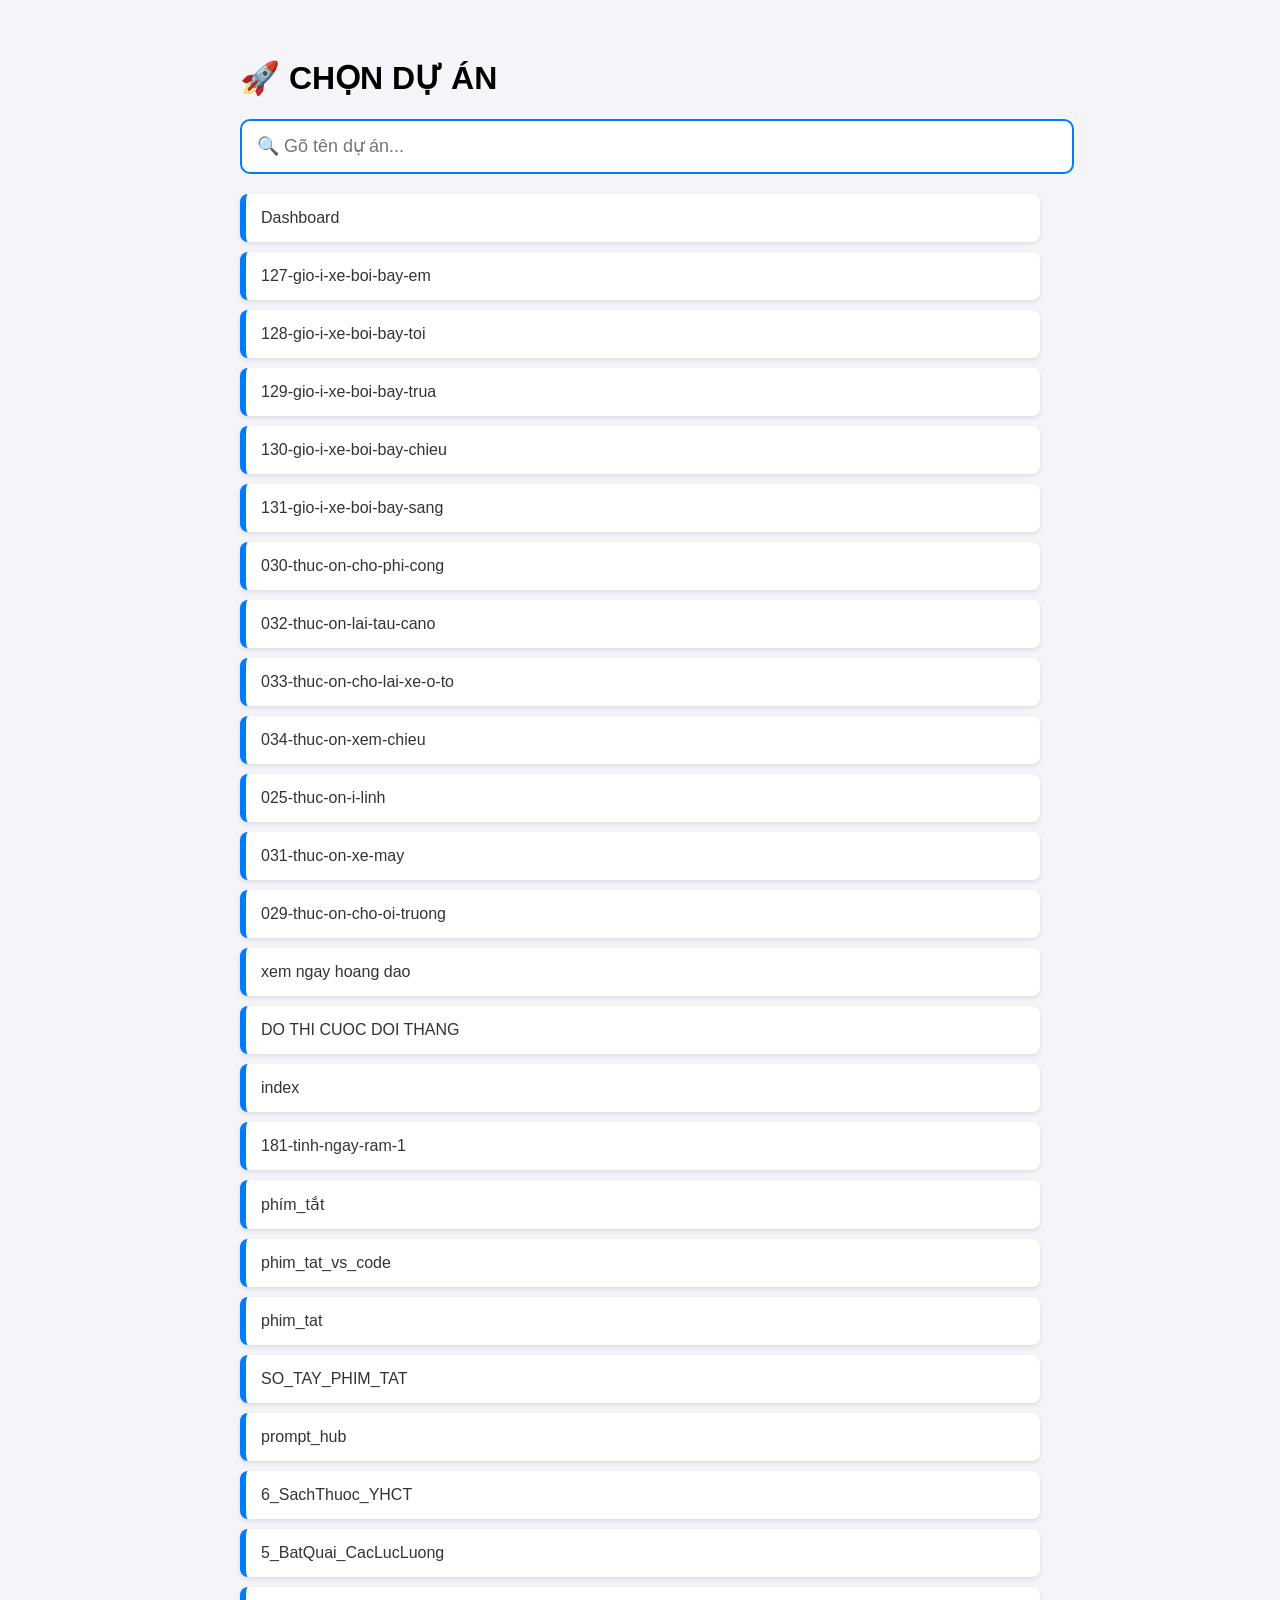
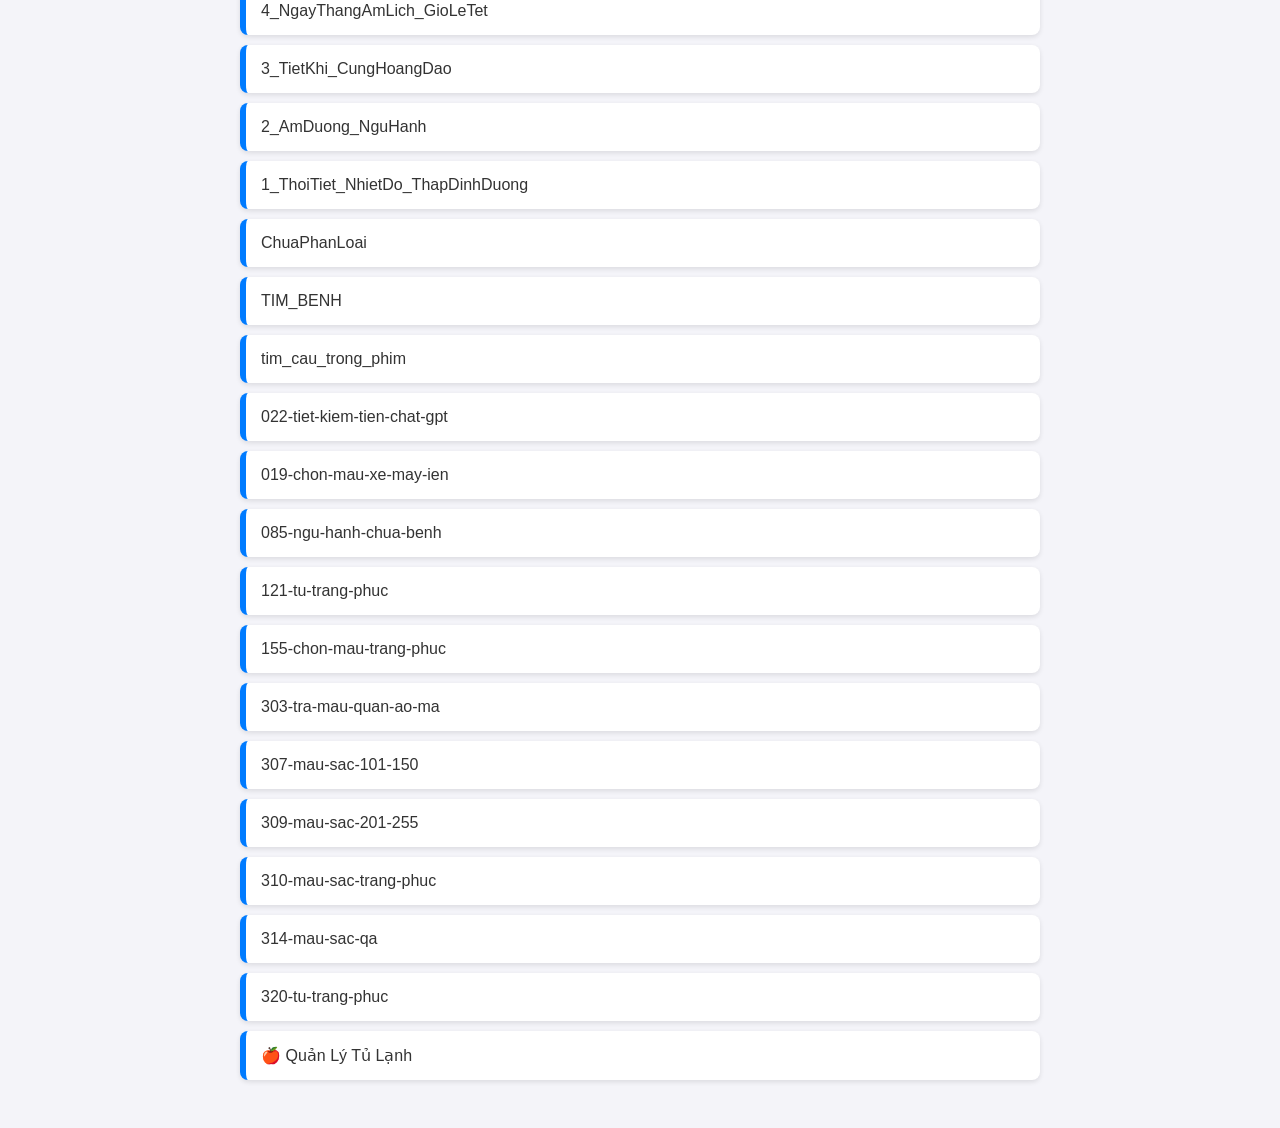
<file: Dashboard.html>
<!DOCTYPE html>
<html lang="vi">
<head>
    <meta charset="UTF-8">
    <title>Dashboard Của Nam</title>
    <style>
        body{font-family:sans-serif; padding:30px; background:#f4f4f9;}
        .container{max-width:800px; margin:auto;}
        #search{width:100%; padding:15px; font-size:18px; border:2px solid #007bff; border-radius:10px; margin-bottom:20px;}
        .link-item{display:block; padding:15px; background:white; margin-bottom:10px; border-radius:8px; text-decoration:none; color:#333; border-left:6px solid #007bff; box-shadow:0 2px 5px rgba(0,0,0,0.1);}
        .link-item:hover{background:#e8f0fe;}
    </style>
</head>
<body>
    <div class="container">
        <h1>🚀 CHỌN DỰ ÁN</h1>
        <input type="text" id="search" placeholder="🔍 Gõ tên dự án..." onkeyup="filter()">
        <div id="list">
            <a href="file:///D:/QUAN_LY_DU_AN/Dashboard.html" class="link-item" target="_blank">Dashboard</a>
            <a href="file:///D:/HTML/github_data/127-gio-i-xe-boi-bay-em.html" class="link-item" target="_blank">127-gio-i-xe-boi-bay-em</a>
            <a href="file:///D:/HTML/github_data/128-gio-i-xe-boi-bay-toi.html" class="link-item" target="_blank">128-gio-i-xe-boi-bay-toi</a>
            <a href="file:///D:/HTML/github_data/129-gio-i-xe-boi-bay-trua.html" class="link-item" target="_blank">129-gio-i-xe-boi-bay-trua</a>
            <a href="file:///D:/HTML/github_data/130-gio-i-xe-boi-bay-chieu.html" class="link-item" target="_blank">130-gio-i-xe-boi-bay-chieu</a>
            <a href="file:///D:/HTML/github_data/131-gio-i-xe-boi-bay-sang.html" class="link-item" target="_blank">131-gio-i-xe-boi-bay-sang</a>
            <a href="file:///D:/HTML/github_data/030-thuc-on-cho-phi-cong.html" class="link-item" target="_blank">030-thuc-on-cho-phi-cong</a>
            <a href="file:///D:/HTML/github_data/032-thuc-on-lai-tau-cano.html" class="link-item" target="_blank">032-thuc-on-lai-tau-cano</a>
            <a href="file:///D:/HTML/github_data/033-thuc-on-cho-lai-xe-o-to.html" class="link-item" target="_blank">033-thuc-on-cho-lai-xe-o-to</a>
            <a href="file:///D:/HTML/github_data/034-thuc-on-xem-chieu.html" class="link-item" target="_blank">034-thuc-on-xem-chieu</a>
            <a href="file:///D:/HTML/github_data/025-thuc-on-i-linh.html" class="link-item" target="_blank">025-thuc-on-i-linh</a>
            <a href="file:///D:/HTML_PhanLoai/5_BatQuai_CacLucLuong/031-thuc-on-xe-may.html" class="link-item" target="_blank">031-thuc-on-xe-may</a>
            <a href="file:///D:/HTML_PhanLoai/5_BatQuai_CacLucLuong/029-thuc-on-cho-oi-truong.html" class="link-item" target="_blank">029-thuc-on-cho-oi-truong</a>
            <a href="file:///D:/HTML_PhanLoai/4_NgayThangAmLich_GioLeTet/xem ngay hoang dao.html" class="link-item" target="_blank">xem ngay hoang dao</a>
            <a href="file:///D:/HTML_PhanLoai/4_NgayThangAmLich_GioLeTet/DO THI CUOC DOI THANG.html" class="link-item" target="_blank">DO THI CUOC DOI THANG</a>
            <a href="file:///D:/HTML_PhanLoai/4_NgayThangAmLich_GioLeTet/index.html" class="link-item" target="_blank">index</a>
            <a href="file:///D:/HTML_PhanLoai/4_NgayThangAmLich_GioLeTet/181-tinh-ngay-ram-1.html" class="link-item" target="_blank">181-tinh-ngay-ram-1</a>
            <a href="file:///D:/CASHFLOW/html/phím_tắt.html" class="link-item" target="_blank">phím_tắt</a>
            <a href="file:///D:/CASHFLOW/html/phim_tat_vs_code.html" class="link-item" target="_blank">phim_tat_vs_code</a>
            <a href="file:///D:/LICH/phim_tat.html" class="link-item" target="_blank">phim_tat</a>
            <a href="file:///D:/QUAN_LY_DU_AN/SO_TAY_PHIM_TAT.html" class="link-item" target="_blank">SO_TAY_PHIM_TAT</a>
            <a href="file:///D:/PROMPT/prompt_hub.html" class="link-item" target="_blank">prompt_hub</a>
            <a href="file:///D:/HTML_PhanLoai/6_SachThuoc_YHCT" class="link-item" target="_blank">6_SachThuoc_YHCT</a>
            <a href="file:///D:/HTML_PhanLoai/5_BatQuai_CacLucLuong" class="link-item" target="_blank">5_BatQuai_CacLucLuong</a>
            <a href="file:///D:/HTML_PhanLoai/4_NgayThangAmLich_GioLeTet" class="link-item" target="_blank">4_NgayThangAmLich_GioLeTet</a>
            <a href="file:///D:/HTML_PhanLoai/3_TietKhi_CungHoangDao" class="link-item" target="_blank">3_TietKhi_CungHoangDao</a>
            <a href="file:///D:/HTML_PhanLoai/2_AmDuong_NguHanh" class="link-item" target="_blank">2_AmDuong_NguHanh</a>
            <a href="file:///D:/HTML_PhanLoai/1_ThoiTiet_NhietDo_ThapDinhDuong" class="link-item" target="_blank">1_ThoiTiet_NhietDo_ThapDinhDuong</a>
            <a href="file:///D:/HTML_PhanLoai/ChuaPhanLoai" class="link-item" target="_blank">ChuaPhanLoai</a>
            <a href="file:///D:/TIM BENH/TIM_BENH.pyw" class="link-item" target="_blank">TIM_BENH</a>
            <a href="file:///D:/TIM BENH/tim_cau_trong_phim.py" class="link-item" target="_blank">tim_cau_trong_phim</a>
            <a href="file:///D:/HTML/github_data/022-tiet-kiem-tien-chat-gpt.html" class="link-item" target="_blank">022-tiet-kiem-tien-chat-gpt</a>
            <a href="file:///D:/HTML/github_data/019-chon-mau-xe-may-ien.html" class="link-item" target="_blank">019-chon-mau-xe-may-ien</a>
            <a href="file:///D:/HTML/github_data/085-ngu-hanh-chua-benh.html" class="link-item" target="_blank">085-ngu-hanh-chua-benh</a>
            <a href="file:///D:/HTML/github_data/121-tu-trang-phuc.html" class="link-item" target="_blank">121-tu-trang-phuc</a>
            <a href="file:///D:/HTML/github_data/155-chon-mau-trang-phuc.html" class="link-item" target="_blank">155-chon-mau-trang-phuc</a>
            <a href="file:///D:/HTML/github_data/303-tra-mau-quan-ao-ma.html" class="link-item" target="_blank">303-tra-mau-quan-ao-ma</a>
            <a href="file:///D:/HTML/github_data/307-mau-sac-101-150.html" class="link-item" target="_blank">307-mau-sac-101-150</a>
            <a href="file:///D:/HTML/github_data/309-mau-sac-201-255.html" class="link-item" target="_blank">309-mau-sac-201-255</a>
            <a href="file:///D:/HTML/github_data/310-mau-sac-trang-phuc.html" class="link-item" target="_blank">310-mau-sac-trang-phuc</a>
            <a href="file:///D:/HTML/github_data/314-mau-sac-qa.html" class="link-item" target="_blank">314-mau-sac-qa</a>
            <a href="file:///D:/HTML/github_data/320-tu-trang-phuc.html" class="link-item" target="_blank">320-tu-trang-phuc</a>
            <a href="file:///D:/QUAN_LY_DU_AN/tu_lanh.html" class="link-item" target="_blank">🍎 Quản Lý Tủ Lạnh</a>
        </div>
    </div>
    <script>
        function filter(){
            let v = document.getElementById('search').value.toLowerCase();
            let items = document.getElementsByClassName('link-item');
            for(let i of items){
                i.style.display = i.innerText.toLowerCase().includes(v) ? "" : "none";
            }
        }
    </script>
</body>
</html>
</file>
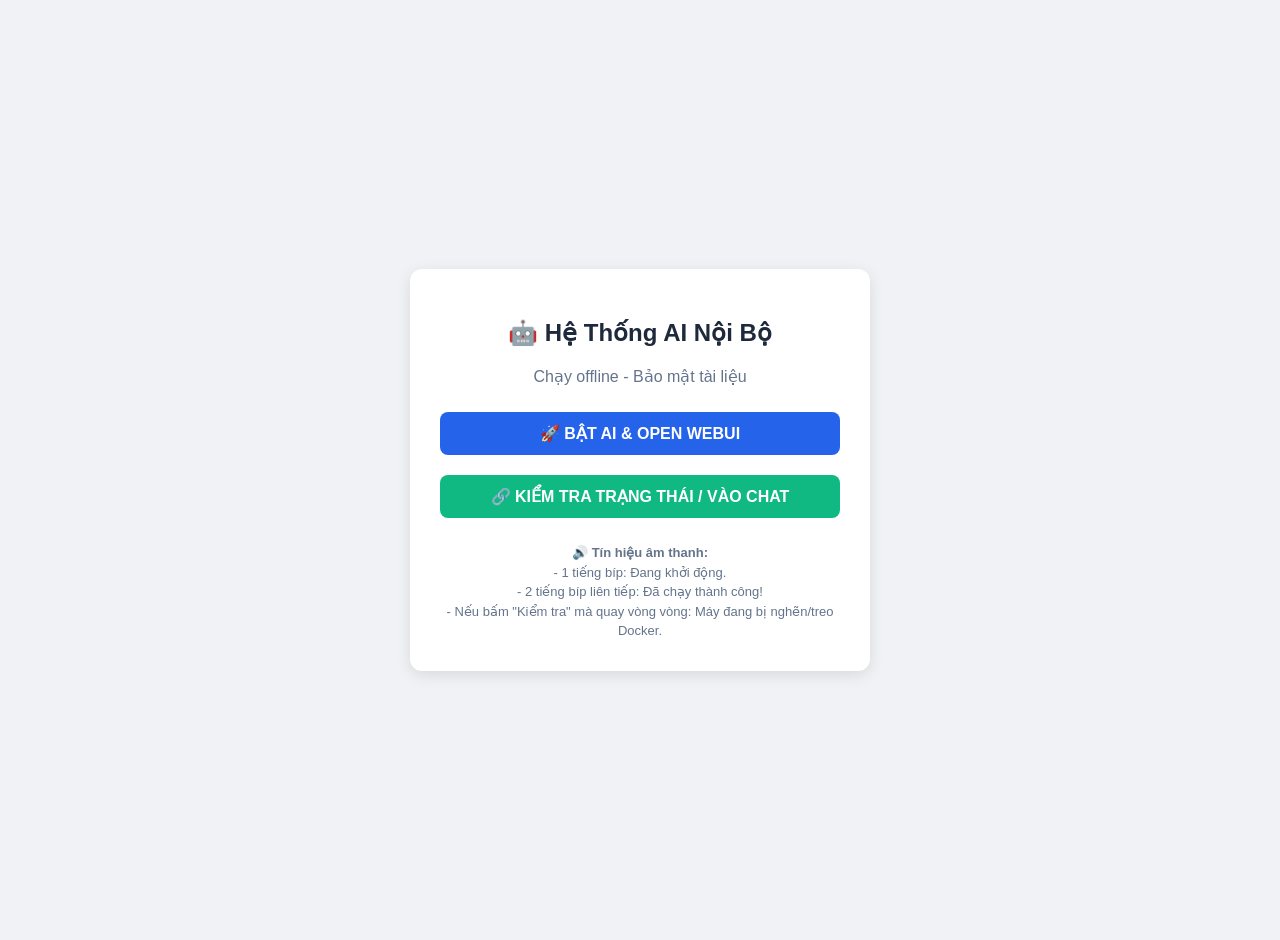
<file: Dieu_Khien_AI.html>
<!DOCTYPE html>
<html lang="vi">
<head>
    <meta charset="UTF-8">
    <title>Trạm Điều Khiển Ollama & Open WebUI</title>
    <style>
        body { font-family: 'Segoe UI', Tahoma, Geneva, Verdana, sans-serif; background: #f0f2f5; margin: 0; padding: 20px; display: flex; justify-content: center; align-items: center; height: 100vh; }
        .card { background: white; padding: 30px; border-radius: 12px; box-shadow: 0 4px 15px rgba(0,0,0,0.1); text-align: center; width: 400px; }
        h2 { color: #1e293b; margin-bottom: 20px; }
        button { background: #2563eb; color: white; border: none; padding: 12px 24px; font-size: 16px; border-radius: 8px; cursor: pointer; width: 100%; margin: 10px 0; transition: 0.3s; font-weight: bold; }
        button:hover { background: #1d4ed8; }
        .btn-status { background: #10b981; }
        .btn-status:hover { background: #059669; }
        .note { font-size: 13px; color: #64748b; margin-top: 15px; line-height: 1.5; }
    </style>
    <script>
        // Hàm phát tiếng bíp thông báo bằng tần số loa máy tính (Không cần file mp3)
        function playBeep(frequency, duration) {
            const context = new (window.AudioContext || window.webkitAudioContext)();
            const oscillator = context.createOscillator();
            const gainNode = context.createGain();
            oscillator.type = 'sine';
            oscillator.frequency.value = frequency;
            gainNode.gain.setValueAtTime(0.1, context.currentTime);
            oscillator.connect(gainNode);
            gainNode.connect(context.destination);
            oscillator.start();
            setTimeout(() => oscillator.stop(), duration);
        }

        function batAI() {
            // Phát 1 tiếng bíp ngắn báo hiệu bắt đầu kích hoạt
            playBeep(800, 200); 
            // Gọi tệp lệnh chạy ngầm bằng giao thức local
            window.location.href = "start_ai.bat";
            
            alert("Đang kích hoạt hệ thống! Xin chờ tiếng BÍP báo thành công sau vài giây.");
        }

        function kiemTraTreo() {
            // Mở trang WebUI ở tab mới để kiểm tra xem có vào được không
            window.open("http://localhost:3000", "_blank");
        }
    </script>
</head>
<body>
    <div class="card">
        <h2>🤖 Hệ Thống AI Nội Bộ</h2>
        <p style="color:#64748b;">Chạy offline - Bảo mật tài liệu</p>
        
        <button onclick="batAI()">🚀 BẬT AI & OPEN WEBUI</button>
        <button class="btn-status" onclick="kiemTraTreo()">🔗 KIỂM TRA TRẠNG THÁI / VÀO CHAT</button>
        
        <div class="note">
            🔊 <b>Tín hiệu âm thanh:</b><br>
            - 1 tiếng bíp: Đang khởi động.<br>
            - 2 tiếng bíp liên tiếp: Đã chạy thành công!<br>
            - Nếu bấm "Kiểm tra" mà quay vòng vòng: Máy đang bị nghẽn/treo Docker.
        </div>
    </div>
</body>
</html>
</file>
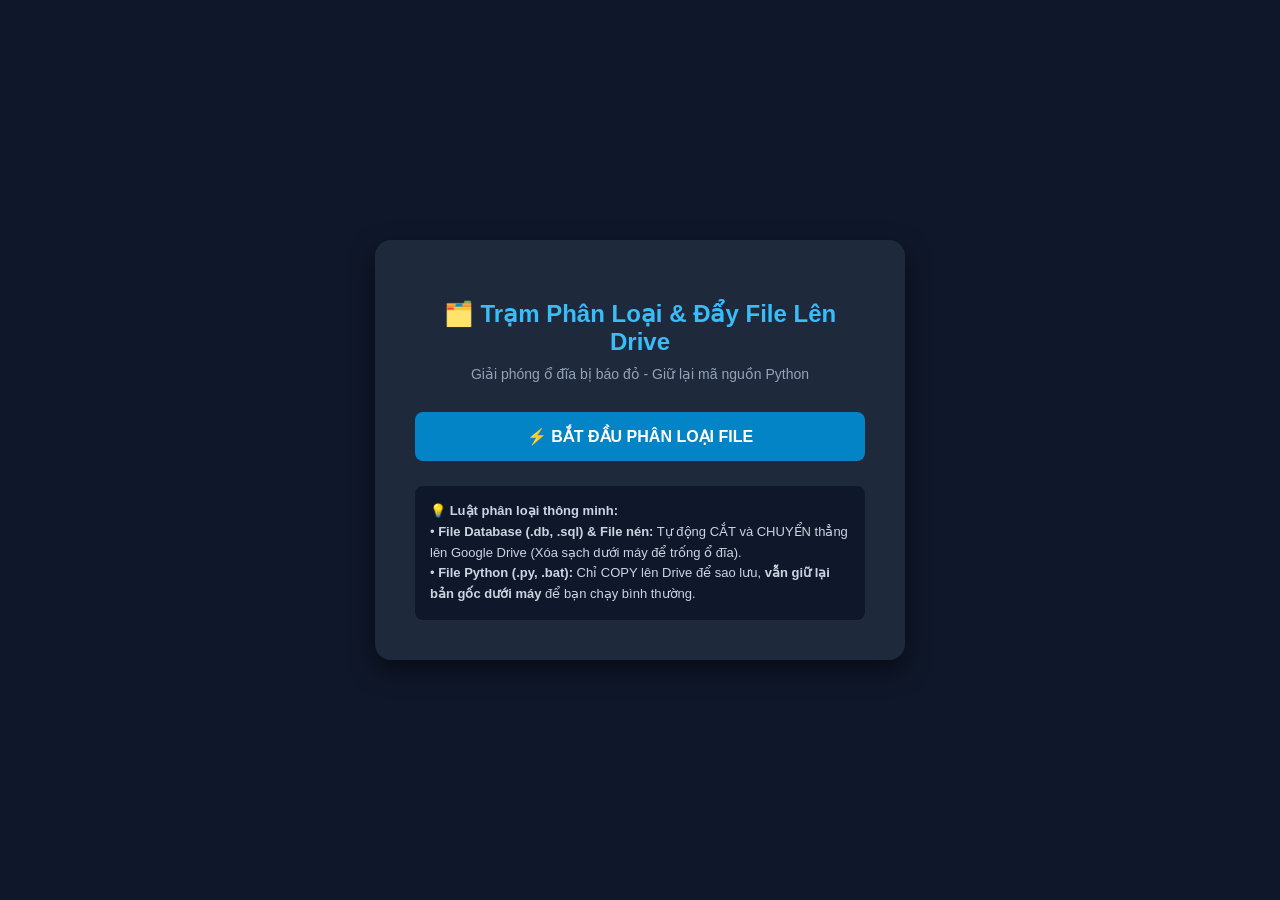
<file: Phan_Loai_AI.html>
<!DOCTYPE html>
<html lang="vi">
<head>
    <meta charset="UTF-8">
    <title>Bảng Phân Loại Dữ Liệu AI</title>
    <style>
        body { font-family: 'Segoe UI', Arial, sans-serif; background: #0f172a; color: white; display: flex; justify-content: center; align-items: center; height: 100vh; margin: 0; }
        .box { background: #1e293b; padding: 40px; border-radius: 16px; box-shadow: 0 10px 25px rgba(0,0,0,0.5); text-align: center; width: 450px; }
        h2 { color: #38bdf8; margin-bottom: 10px; }
        .desc { color: #94a3b8; font-size: 14px; margin-bottom: 30px; }
        button { background: #0284c7; color: white; border: none; padding: 15px; font-size: 16px; font-weight: bold; border-radius: 8px; cursor: pointer; width: 100%; transition: 0.2s; }
        button:hover { background: #0369a1; }
        .rule { text-align: left; background: #0f172a; padding: 15px; border-radius: 8px; margin-top: 25px; font-size: 13px; line-height: 1.6; color: #cbd5e1; }
    </style>
    <script>
        function chayPhanLoai() {
            // Kích hoạt file bat để chạy ngầm file python
            window.location.href = "kich_hoat.bat";
            alert("Hệ thống đang tiến hành phân loại ngầm! Vui lòng kiểm tra cửa sổ đen xuất hiện.");
        }
    </script>
</head>
<body>
    <div class="box">
        <h2>🗂️ Trạm Phân Loại & Đẩy File Lên Drive</h2>
        <div class="desc">Giải phóng ổ đĩa bị báo đỏ - Giữ lại mã nguồn Python</div>
        
        <button onclick="chayPhanLoai()">⚡ BẮT ĐẦU PHÂN LOẠI FILE</button>
        
        <div class="rule">
            💡 <b>Luật phân loại thông minh:</b><br>
            • <b>File Database (.db, .sql) & File nén:</b> Tự động CẮT và CHUYỂN thẳng lên Google Drive (Xóa sạch dưới máy để trống ổ đĩa).<br>
            • <b>File Python (.py, .bat):</b> Chỉ COPY lên Drive để sao lưu, <b>vẫn giữ lại bản gốc dưới máy</b> để bạn chạy bình thường.
        </div>
    </div>
</body>
</html>
</file>
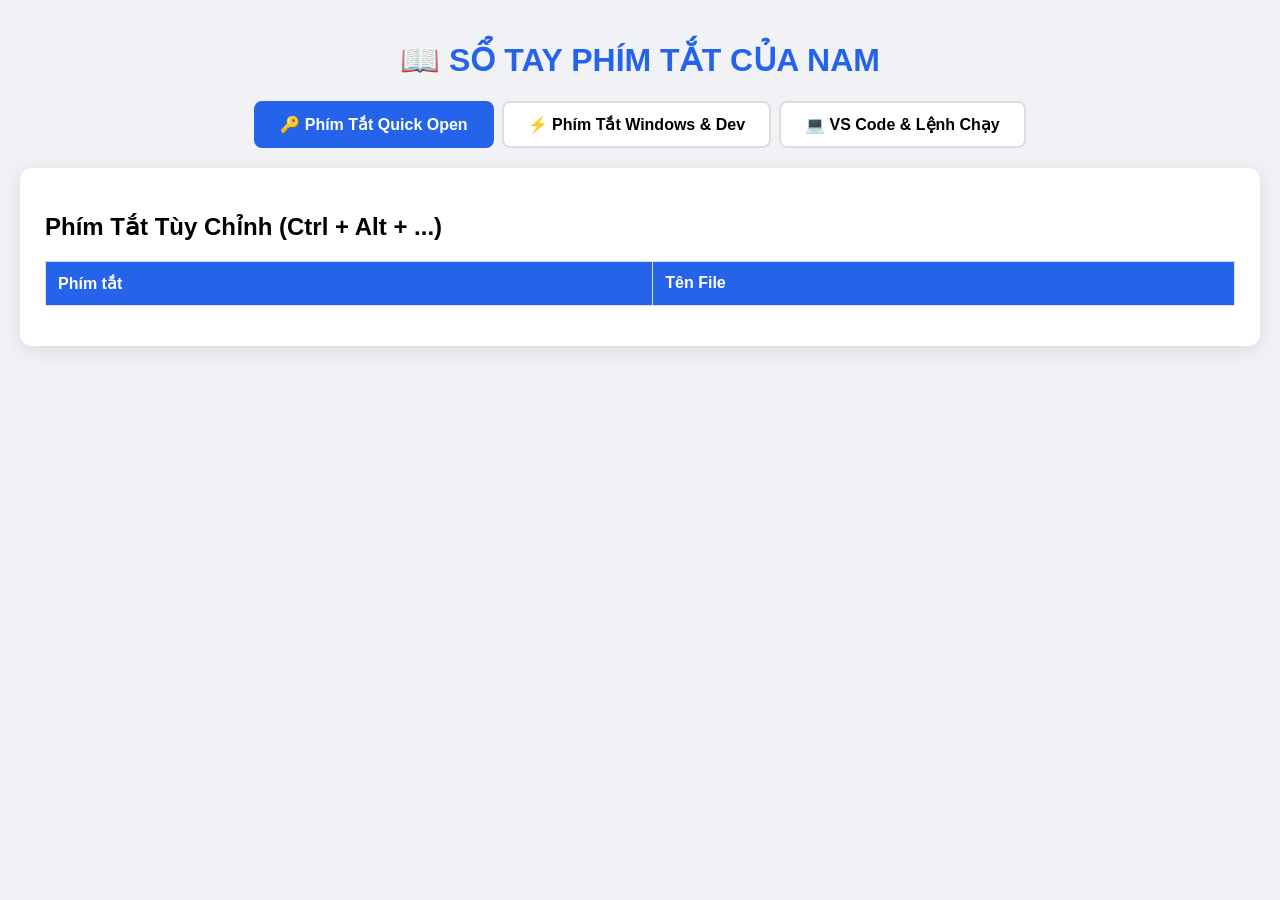
<file: SO_TAY_PHIM_TAT.html>
<!DOCTYPE html>
<html lang="vi">
<head>
    <meta charset="UTF-8">
    <title>Sổ Tay Phím Tắt - Nam</title>
    <style>
        body { font-family: 'Segoe UI', Tahoma, sans-serif; background: #f0f2f5; margin: 0; padding: 20px; }
        h1 { text-align: center; color: #2563eb; }
        .tabs { display: flex; justify-content: center; gap: 8px; margin: 20px 0; flex-wrap: wrap; }
        .tab { padding: 12px 24px; background: white; border: 2px solid #ddd; border-radius: 8px; cursor: pointer; font-weight: bold; }
        .tab.active { background: #2563eb; color: white; border-color: #2563eb; }
        .content { display: none; background: white; padding: 25px; border-radius: 12px; box-shadow: 0 4px 20px rgba(0,0,0,0.1); }
        .content.active { display: block; }
        table { width: 100%; border-collapse: collapse; margin: 15px 0; }
        th, td { padding: 12px; border: 1px solid #ddd; text-align: left; }
        th { background: #2563eb; color: white; }
        kbd { background: #e2e8f0; padding: 4px 8px; border-radius: 6px; font-family: monospace; font-weight: bold; }
    </style>
</head>
<body>

<h1>📖 SỔ TAY PHÍM TẮT CỦA NAM</h1>

<div class="tabs">
    <div class="tab active" onclick="showTab(0)">🔑 Phím Tắt Quick Open</div>
    <div class="tab" onclick="showTab(1)">⚡ Phím Tắt Windows & Dev</div>
    <div class="tab" onclick="showTab(2)">💻 VS Code & Lệnh Chạy</div>
</div>

<!-- Tab 1: Quick Open -->
<div class="content active" id="tab0">
    <h2>Phím Tắt Tùy Chỉnh (Ctrl + Alt + ...)</h2>
    <table id="quickTable">
        <tr><th>Phím tắt</th><th>Tên File</th></tr>
    </table>
</div>

<!-- Tab 2 & 3 giữ nguyên từ trước -->
<div class="content" id="tab1">... (các phím tắt Windows, PowerToys...)</div>
<div class="content" id="tab2">... (VS Code, lệnh chạy file...)</div>

<script>
function showTab(n) {
    document.querySelectorAll('.tab').forEach((t,i) => t.classList.toggle('active', i===n));
    document.querySelectorAll('.content').forEach((c,i) => c.classList.toggle('active', i===n));
}
</script>

</body>
</html>
</file>
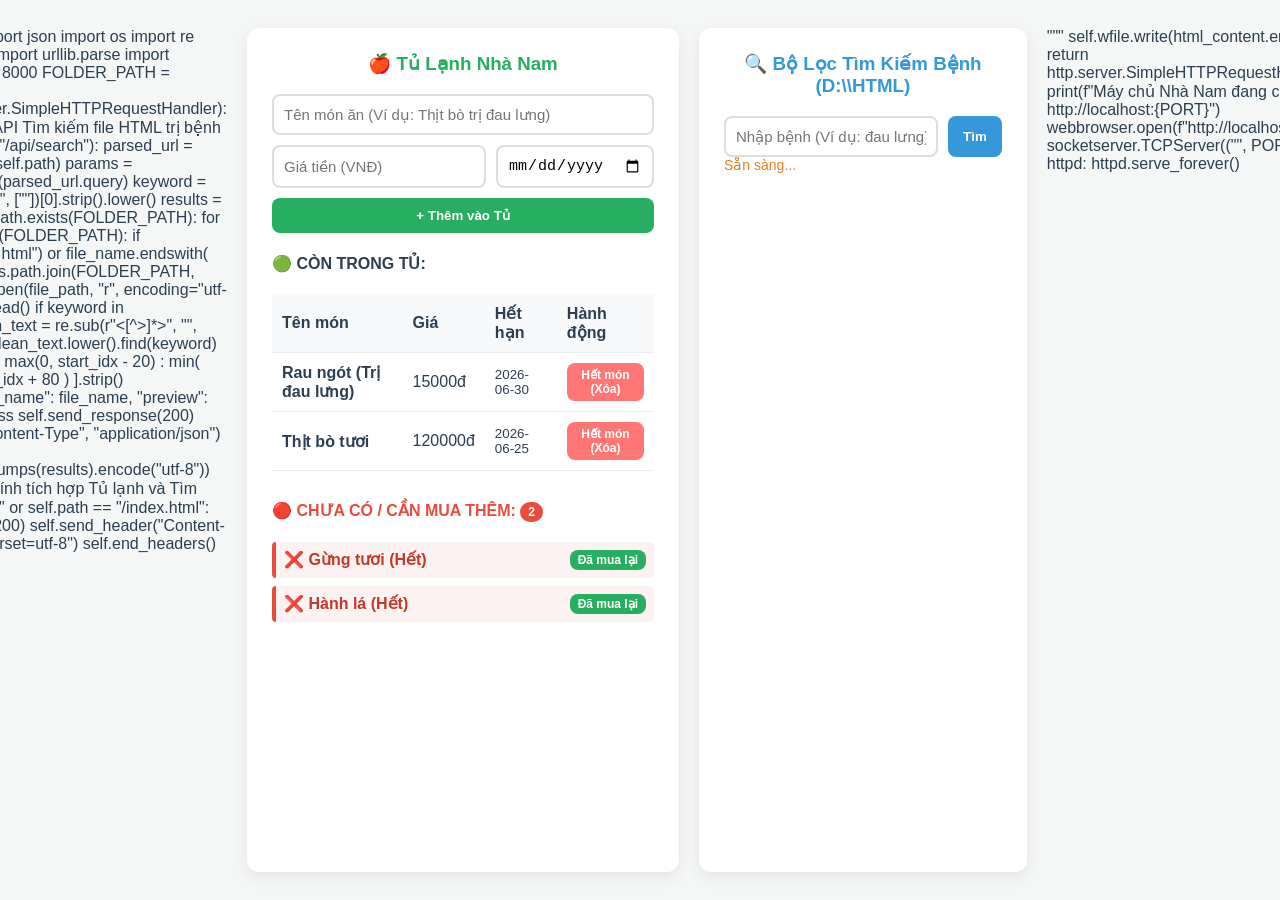
<file: tu_lanh.html>
import http.server
import json
import os
import re
import socketserver
import urllib.parse
import webbrowser

PORT = 8000
FOLDER_PATH = r"D:\HTML"


class MyHandler(http.server.SimpleHTTPRequestHandler):

    def do_GET(self):
        # API Tìm kiếm file HTML trị bệnh
        if self.path.startswith("/api/search"):
            parsed_url = urllib.parse.urlparse(self.path)
            params = urllib.parse.parse_qs(parsed_url.query)
            keyword = params.get("keyword", [""])[0].strip().lower()

            results = []
            if keyword and os.path.exists(FOLDER_PATH):
                for file_name in os.listdir(FOLDER_PATH):
                    if file_name.endswith(".html") or file_name.endswith(
                        ".htm"
                    ):
                        file_path = os.path.join(FOLDER_PATH, file_name)
                        try:
                            with open(file_path, "r", encoding="utf-8") as f:
                                content = f.read()
                            if keyword in content.lower():
                                clean_text = re.sub(r"<[^>]*>", "", content)
                                start_idx = clean_text.lower().find(keyword)
                                preview = clean_text[
                                    max(0, start_idx - 20) : min(
                                        len(clean_text), start_idx + 80
                                    )
                                ].strip()
                                results.append(
                                    {"file_name": file_name, "preview": preview}
                                )
                        except:
                            pass
            self.send_response(200)
            self.send_header("Content-Type", "application/json")
            self.end_headers()
            self.wfile.write(json.dumps(results).encode("utf-8"))
            return

        # Giao diện chính tích hợp Tủ lạnh và Tìm kiếm
        if self.path == "/" or self.path == "/index.html":
            self.send_response(200)
            self.send_header("Content-Type", "text/html; charset=utf-8")
            self.end_headers()

            html_content = """
            <!DOCTYPE html>
            <html>
            <head>
                <meta charset="UTF-8">
                <title>Quản Lý Thông Minh - Nhà Nam</title>
                <style>
                    body { font-family: 'Segoe UI', Arial, sans-serif; background: #f4f7f6; padding: 20px; color: #2c3e50; display: flex; gap: 20px; justify-content: center; }
                    .box { background: white; padding: 25px; border-radius: 12px; box-shadow: 0 5px 15px rgba(0,0,0,0.08); width: 450px; }
                    .box-large { width: 600px; }
                    h3 { text-align: center; margin-top: 0; }
                    .input-group, .fridge-inputs { display: grid; gap: 10px; margin-bottom: 20px; }
                    .flex-group { display: flex; gap: 10px; }
                    input { padding: 10px; border: 2px solid #ddd; border-radius: 8px; font-size: 15px; width: -webkit-fill-available; }
                    button { padding: 10px 15px; border: none; border-radius: 8px; cursor: pointer; font-weight: bold; }
                    .btn-green { background: #27ae60; color: white; }
                    .btn-blue { background: #3498db; color: white; }
                    .btn-orange { background: #e67e22; color: white; }
                    .btn-del { background: #ff7675; color: white; padding: 5px 10px; font-size: 12px; }
                    
                    table { width: 100%; border-collapse: collapse; margin-top: 10px; }
                    th, td { padding: 10px; text-align: left; border-bottom: 1px solid #eee; }
                    th { background: #f8f9fa; }
                    
                    .list-item { padding: 8px; background: #fafafa; border-left: 4px solid #3498db; margin-top: 8px; border-radius: 4px; display: flex; justify-content: space-between; align-items: center; }
                    .needed-item { border-left-color: #e74c3c; background: #fdf2f2; color: #c0392b; font-weight: bold; }
                    .badge { padding: 3px 8px; background: #e74c3c; color: white; border-radius: 10px; font-size: 12px; }
                </style>
            </head>
            <body>

            <div class="box box-large">
                <h3 style="color: #27ae60;">🍎 Tủ Lạnh Nhà Nam</h3>
                
                <div class="fridge-inputs">
                    <input type="text" id="foodName" placeholder="Tên món ăn (Ví dụ: Thịt bò trị đau lưng)">
                    <div class="flex-group">
                        <input type="number" id="foodPrice" placeholder="Giá tiền (VNĐ)">
                        <input type="date" id="foodExpiry">
                    </div>
                    <button class="btn-green" onclick="addFood()">+ Thêm vào Tủ</button>
                </div>

                <h4>🟢 CÒN TRONG TỦ:</h4>
                <table>
                    <thead><tr><th>Tên món</th><th>Giá</th><th>Hết hạn</th><th>Hành động</th></tr></thead>
                    <tbody id="fridgeBody"></tbody>
                </table>

                <h4 style="margin-top: 30px; color: #e74c3c;">🔴 CHƯA CÓ / CẦN MUA THÊM: <span class="badge" id="needCount">0</span></h4>
                <div id="neededList"></div>
            </div>

            <div class="box">
                <h3 style="color: #3498db;">🔍 Bộ Lọc Tìm Kiếm Bệnh (D:\\HTML)</h3>
                <div class="flex-group">
                    <input type="text" id="keyword" placeholder="Nhập bệnh (Ví dụ: đau lưng)..." onkeyup="if(event.key==='Enter') searchHTML()">
                    <button class="btn-blue" onclick="searchHTML()">Tìm</button>
                </div>
                <div id="status" style="font-size:14px; color: #e67e22; margin-bottom: 10px;">Sẵn sàng...</div>
                <div id="htmlResults"></div>
            </div>

            <script>
                // Lưu trữ dữ liệu tạm thời vào localStorage để không bị mất khi tắt web
                let currentFoods = JSON.parse(localStorage.getItem('foods') || '[{"name":"Rau ngót (Trị đau lưng)","price":"15000","expiry":"2026-06-30"},{"name":"Thịt bò tươi","price":"120000","expiry":"2026-06-25"}]');
                let neededFoods = JSON.parse(localStorage.getItem('needed') || '["Gừng tươi (Hết)","Hành lá (Hết)"]');

                window.onload = function() { renderFridge(); renderNeeded(); };

                // Hiển thị món còn
                function renderFridge() {
                    const tbody = document.getElementById('fridgeBody');
                    tbody.innerHTML = '';
                    currentFoods.forEach((item, index) => {
                        tbody.innerHTML += `<tr>
                            <td><b>${item.name}</b></td>
                            <td>${item.price}đ</td>
                            <td><small>${item.expiry}</small></td>
                            <td><button class="btn-del" onclick="eatFood(${index})">Hết món (Xóa)</button></td>
                        </tr>`;
                    });
                    localStorage.setItem('foods', JSON.stringify(currentFoods));
                }

                // Hiển thị món chưa có / đã hết cần mua
                function renderNeeded() {
                    const listDiv = document.getElementById('neededList');
                    listDiv.innerHTML = '';
                    document.getElementById('needCount').innerText = neededFoods.length;
                    neededFoods.forEach((item, index) => {
                        listDiv.innerHTML += `<div class="list-item needed-item">
                            <span>❌ ${item}</span>
                            <button class="btn-green" style="padding:3px 8px; font-size:12px;" onclick="buyFood(${index})">Đã mua lại</button>
                        </div>`;
                    });
                    localStorage.setItem('needed', JSON.stringify(neededFoods));
                }

                function addFood() {
                    const name = document.getElementById('foodName').value.trim();
                    const price = document.getElementById('foodPrice').value.trim();
                    const expiry = document.getElementById('foodExpiry').value;
                    if(!name) return;
                    currentFoods.push({name, price, expiry});
                    renderFridge();
                    document.getElementById('foodName').value = '';
                    document.getElementById('foodPrice').value = '';
                }

                // Khi ăn hết món, tự động chuyển sang danh sách "Chưa có / Cần mua thêm"
                function eatFood(index) {
                    const food = currentFoods[index];
                    if(!neededFoods.includes(food.name + " (Hết)")) {
                        neededFoods.push(food.name + " (Hết)");
                    }
                    currentFoods.splice(index, 1);
                    renderFridge();
                    renderNeeded();
                }

                // Khi đã mua lại món đó
                function buyFood(index) {
                    let cleanName = neededFoods[index].replace(" (Hết)", "");
                    currentFoods.push({name: cleanName, price: "0", expiry: "Chưa cập nhật"});
                    neededFoods.splice(index, 1);
                    renderFridge();
                    renderNeeded();
                }

                // Hàm tìm kiếm HTML bệnh nội bộ
                function searchHTML() {
                    const kw = document.getElementById('keyword').value.trim();
                    if(!kw) return;
                    document.getElementById('status').innerText = 'Đang quét D:\\HTML...';
                    
                    fetch('/api/search?keyword=' + encodeURIComponent(kw))
                        .then(res => res.json())
                        .then(data => {
                            const resDiv = document.getElementById('htmlResults');
                            resDiv.innerHTML = '';
                            document.getElementById('status').innerText = 'Tìm thấy ' + data.length + ' trang khớp.';
                            if(data.length === 0) {
                                resDiv.innerHTML = '<p style="color:red;text-align:center;">Không tìm thấy trang nào chứa chữ này.</p>';
                                return;
                            }
                            data.forEach(item => {
                                resDiv.innerHTML += `<div class="list-item">
                                    <div style="max-width:70%;">
                                        <b style="color:#2c3e50;">📄 ${item.file_name}</b>
                                        <p style="margin:4px 0 0 0;font-size:13px;color:gray;">...${item.preview}...</p>
                                    </div>
                                    <a class="btn-blue" style="text-decoration:none;font-size:13px;" href="file:///D:/HTML/${item.file_name}" target="_blank">Mở Web ➜</a>
                                </div>`;
                            });
                        });
                }
            </script>
            </body>
            </html>
            """
            self.wfile.write(html_content.encode("utf-8"))
            return

        return http.server.SimpleHTTPRequestHandler.do_GET(self)


print(f"Máy chủ Nhà Nam đang chạy tại http://localhost:{PORT}")
webbrowser.open(f"http://localhost:{PORT}")
with socketserver.TCPServer(("", PORT), MyHandler) as httpd:
    httpd.serve_forever()
</file>
